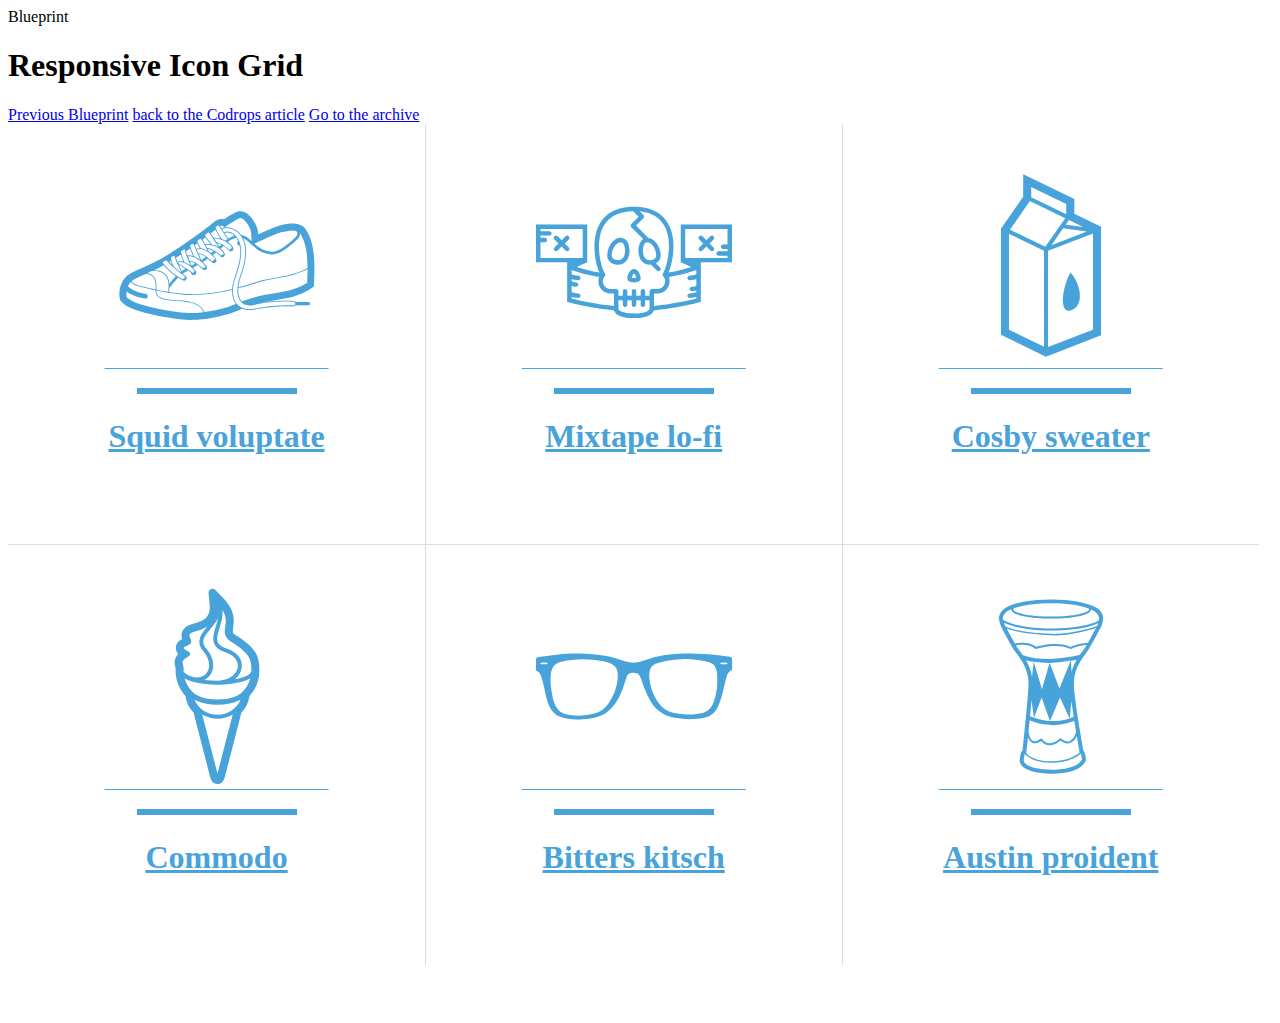
<file: content/ResponsiveIconGrid-master/index.html>
<!DOCTYPE html>
<html lang="en" class="no-js">
	<head>
		<meta charset="UTF-8" />
		<meta http-equiv="X-UA-Compatible" content="IE=edge,chrome=1"> 
		<meta name="viewport" content="width=device-width, initial-scale=1.0"> 
		<title>Blueprint: Responsive Icon Grid</title>
		<meta name="description" content="Blueprint: Responsive Icon Grid" />
		<meta name="keywords" content="icon grid, hover, responsive, portfolio, template" />
		<meta name="author" content="Codrops" />
		<link rel="shortcut icon" href="../favicon.ico">

		<link rel="stylesheet" type="text/css" href="css/component.css" />

	</head>
	<body>
		<div class="container">
			<header class="clearfix">
				<span>Blueprint <span class="bp-icon bp-icon-about" data-content="The Blueprints are a collection of basic and minimal website concepts, components, plugins and layouts with minimal style for easy adaption and usage, or simply for inspiration."></span></span>
				<h1>Responsive Icon Grid</h1>
				<nav>
					<a href="http://tympanus.net/Blueprints/ViewModeSwitch/" class="bp-icon bp-icon-prev" data-info="previous Blueprint"><span>Previous Blueprint</span></a>
					<!--a href="" class="bp-icon bp-icon-next" data-info="next Blueprint"><span>Next Blueprint</span></a-->
					<a href="http://tympanus.net/codrops/?p=15657" class="bp-icon bp-icon-drop" data-info="back to the Codrops article"><span>back to the Codrops article</span></a>
					<a href="http://tympanus.net/codrops/category/blueprints/" class="bp-icon bp-icon-archive" data-info="Blueprints archive"><span>Go to the archive</span></a>
				</nav>
			</header>	
			<div class="main">
				<ul class="cbp-ig-grid">
					<li>
						<a href="#">
							<span class="cbp-ig-icon cbp-ig-icon-shoe"></span>
							<h3 class="cbp-ig-title">Squid voluptate</h3>
							<span class="cbp-ig-category">Fashion</span>
						</a>
					</li>
					<li>
						<a href="#">
							<span class="cbp-ig-icon cbp-ig-icon-ribbon"></span>
							<h3 class="cbp-ig-title">Mixtape lo-fi</h3>
							<span class="cbp-ig-category">Design</span>
						</a>
					</li>
					<li>
						<a href="#">
							<span class="cbp-ig-icon cbp-ig-icon-milk"></span>
							<h3 class="cbp-ig-title">Cosby sweater</h3>
							<span class="cbp-ig-category">Lifestyle</span>
						</a>
					</li>
					<li>
						<a href="#">
							<span class="cbp-ig-icon cbp-ig-icon-whippy"></span>
							<h3 class="cbp-ig-title">Commodo</h3>
							<span class="cbp-ig-category">Food</span>
						</a>
					</li>
					<li>
						<a href="#">
							<span class="cbp-ig-icon cbp-ig-icon-spectacles"></span>
							<h3 class="cbp-ig-title">Bitters kitsch</h3>
							<span class="cbp-ig-category">Gadgets</span>
						</a>
					</li>
					<li>
						<a href="#">
							<span class="cbp-ig-icon cbp-ig-icon-doumbek"></span>
							<h3 class="cbp-ig-title">Austin proident</h3>
							<span class="cbp-ig-category">Music</span>
						</a>
					</li>
				</ul>
			</div>
		</div>
	</body>
</html>
</file>
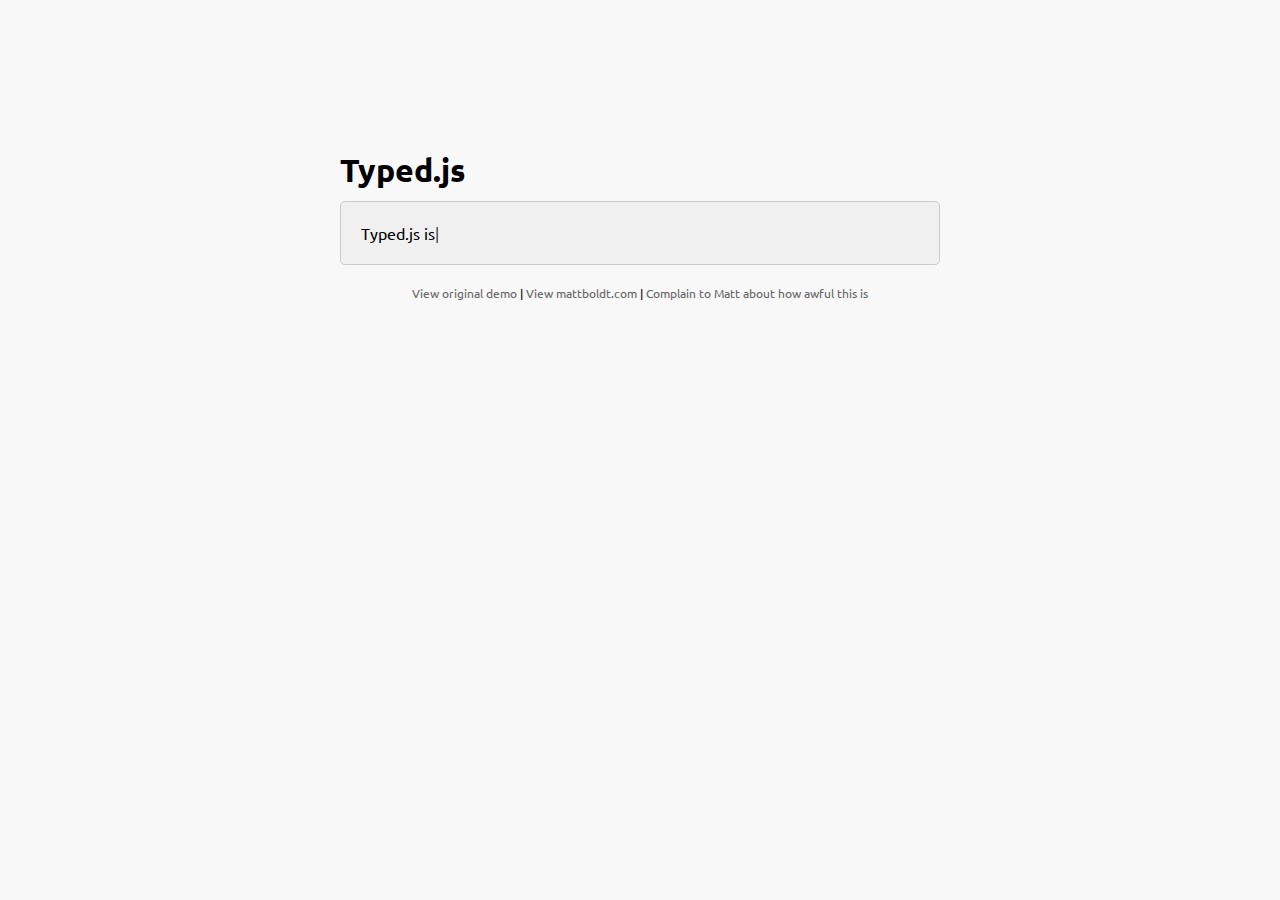
<file: js/typed.js-master/index.htm>
<!doctype html>
<html lang="en">
<head>
    <meta charset="UTF-8">
    <title>Typed.js - Type your heart out</title>
    <!-- Get jQuery -->
    <script src="http://ajax.googleapis.com/ajax/libs/jquery/1.9.1/jquery.min.js"></script>
    <script src="js/typed.js" type="text/javascript"></script>
    <script>
    $(function(){

        $("#typed").typed({
            // strings: ["Typed.js is a <strong>jQuery</strong> plugin.", "It <em>types</em> out sentences.", "And then deletes them.", "Try it out!"],
            stringsElement: $('#typed-strings'),
            typeSpeed: 30,
            backDelay: 500,
            loop: false,
            contentType: 'html', // or text
            // defaults to false for infinite loop
            loopCount: false,
            callback: function(){ foo(); },
            resetCallback: function() { newTyped(); }
        });

        $(".reset").click(function(){
            $("#typed").typed('reset');
        });

    });

    function newTyped(){ /* A new typed object */ }

    function foo(){ console.log("Callback"); }

    </script>
    <link href="main.css" rel="stylesheet"/>
    <style>
        /* code for animated blinking cursor */
        .typed-cursor{
            opacity: 1;
            font-weight: 100;
            -webkit-animation: blink 0.7s infinite;
            -moz-animation: blink 0.7s infinite;
            -ms-animation: blink 0.7s infinite;
            -o-animation: blink 0.7s infinite;
            animation: blink 0.7s infinite;
        }
        @-keyframes blink{
            0% { opacity:1; }
            50% { opacity:0; }
            100% { opacity:1; }
        }
        @-webkit-keyframes blink{
            0% { opacity:1; }
            50% { opacity:0; }
            100% { opacity:1; }
        }
        @-moz-keyframes blink{
            0% { opacity:1; }
            50% { opacity:0; }
            100% { opacity:1; }
        }
        @-ms-keyframes blink{
            0% { opacity:1; }
            50% { opacity:0; }
            100% { opacity:1; }
        }
        @-o-keyframes blink{
            0% { opacity:1; }
            50% { opacity:0; }
            100% { opacity:1; }
        }
    </style>
</head>
<body>

    <div class="wrap">
        <h1 class="h1">Typed.js</h1>

        <div class="type-wrap">
            <div id="typed-strings">
                <span>Typed.js is a <strong>jQuery</strong> plugin.</span>
                <p>It <em>types</em> out sentences.</p>
                <p>And then deletes them.</p>
                <p>Try it out!</p>
            </div>
            <span id="typed" style="white-space:pre;"></span>
        </div>

        <div class="links">
            <a href="http://www.mattboldt.com/demos/typed-js">View original demo</a> | <a href="http://www.mattboldt.com">View mattboldt.com</a> | <a href="http://www.twitter.com/atmattb">Complain to Matt about how awful this is</a>
        </div>
    </div>

</body>
</html>
</file>
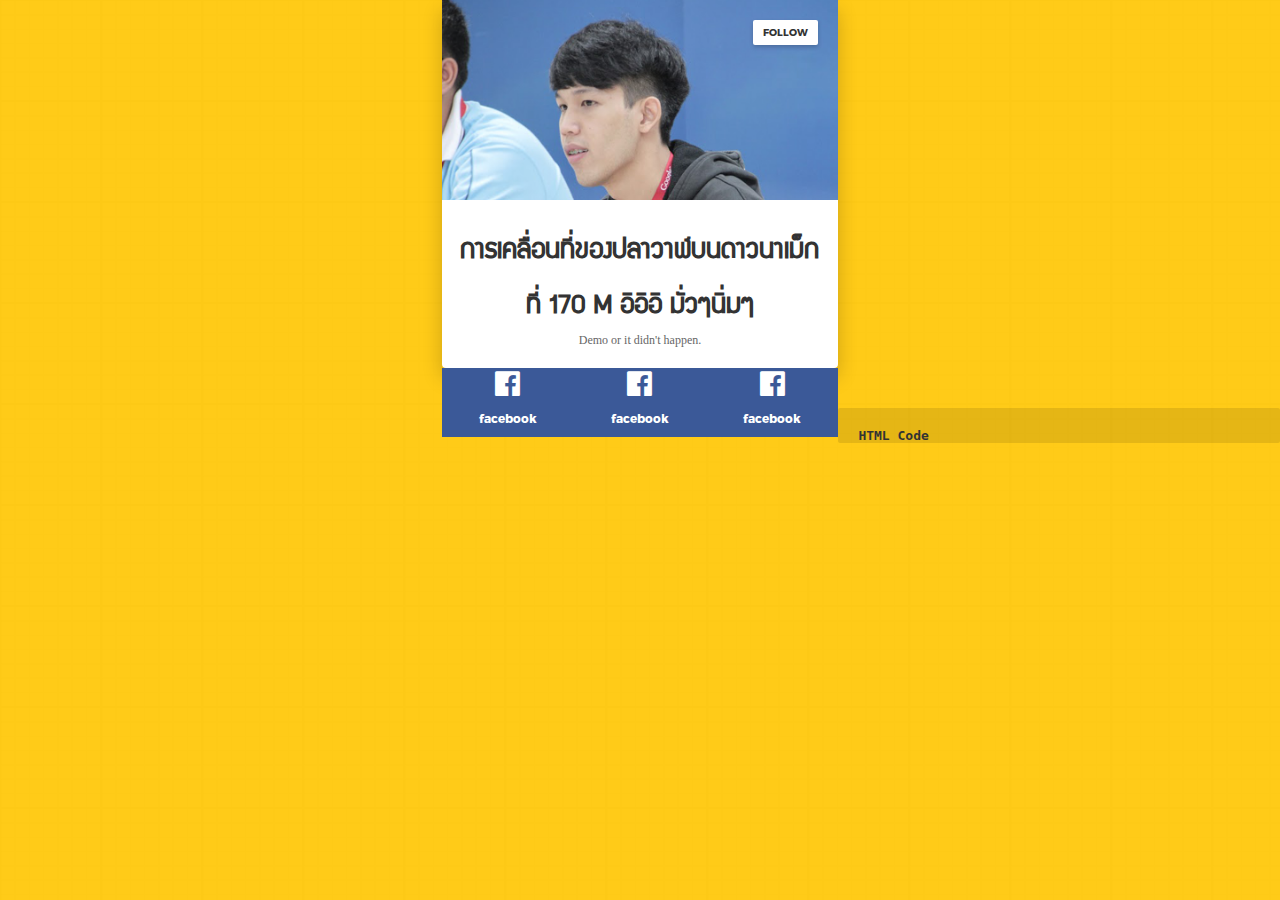
<file: card.html>
<!DOCTYPE html>
<html>
<head>
  <title></title>
  <script src ="js/jquery-3.1.1.min.js" type="text/javascript"></script>
  <script src="js/script.js" ></script>
  <script src="js/config.js" ></script>
  <link rel="stylesheet" href="css/card.css">
  <link rel="stylesheet" type="text/css" href="css/register.css">
  <link rel="stylesheet" href="css/fonts.css">
  <link rel="stylesheet" href="css/animate.css">
  <link rel="stylesheet" href="css/font-awesome.min.css">
  <link rel="stylesheet" href="css/font-awesome.css">

</head>



<body> 
<!-- Username-->

  <!-- User Card-->
  <div class="card">
    <!-- Header -->
    <div class="card-header">
      <div class="card-header__avatar">
        <img src="images/unknown-avatar.png" alt="">
      </div><a href="#" class="card-header__follow">Follow</a>
    </div>
    <!-- Content-->
    <div class="card-content">
      <div class="card-content__username">การเคลื่อนที่ของปลาวาฬบนดาวนาเม็กที่ 170 M อิอิอิ มั่วๆนิ่มๆ</div>
      <div class="card-content__bio">Demo or it didn't happen.</div>
    </div>
    <!-- Footer-->
    <div class="card-footer">
      <div class="card-footer__pens"> 
          <span>
      <i class="fa fa-facebook-official" aria-hidden="true"></i>
          </span>
        <div class="label">facebook</div>
      </div>
      <div class="card-footer__pens"> 
          <span>
      <i class="fa fa-facebook-official" aria-hidden="true"></i>
          </span>
        <div class="label">facebook</div>
      </div>
      <div class="card-footer__pens"> 
          <span>
      <i class="fa fa-facebook-official" aria-hidden="true"></i>
          </span>
        <div class="label">facebook</div>
      </div>
    </div>
  </div>

<pre class="code"></pre>

</body>
</html>
</file>
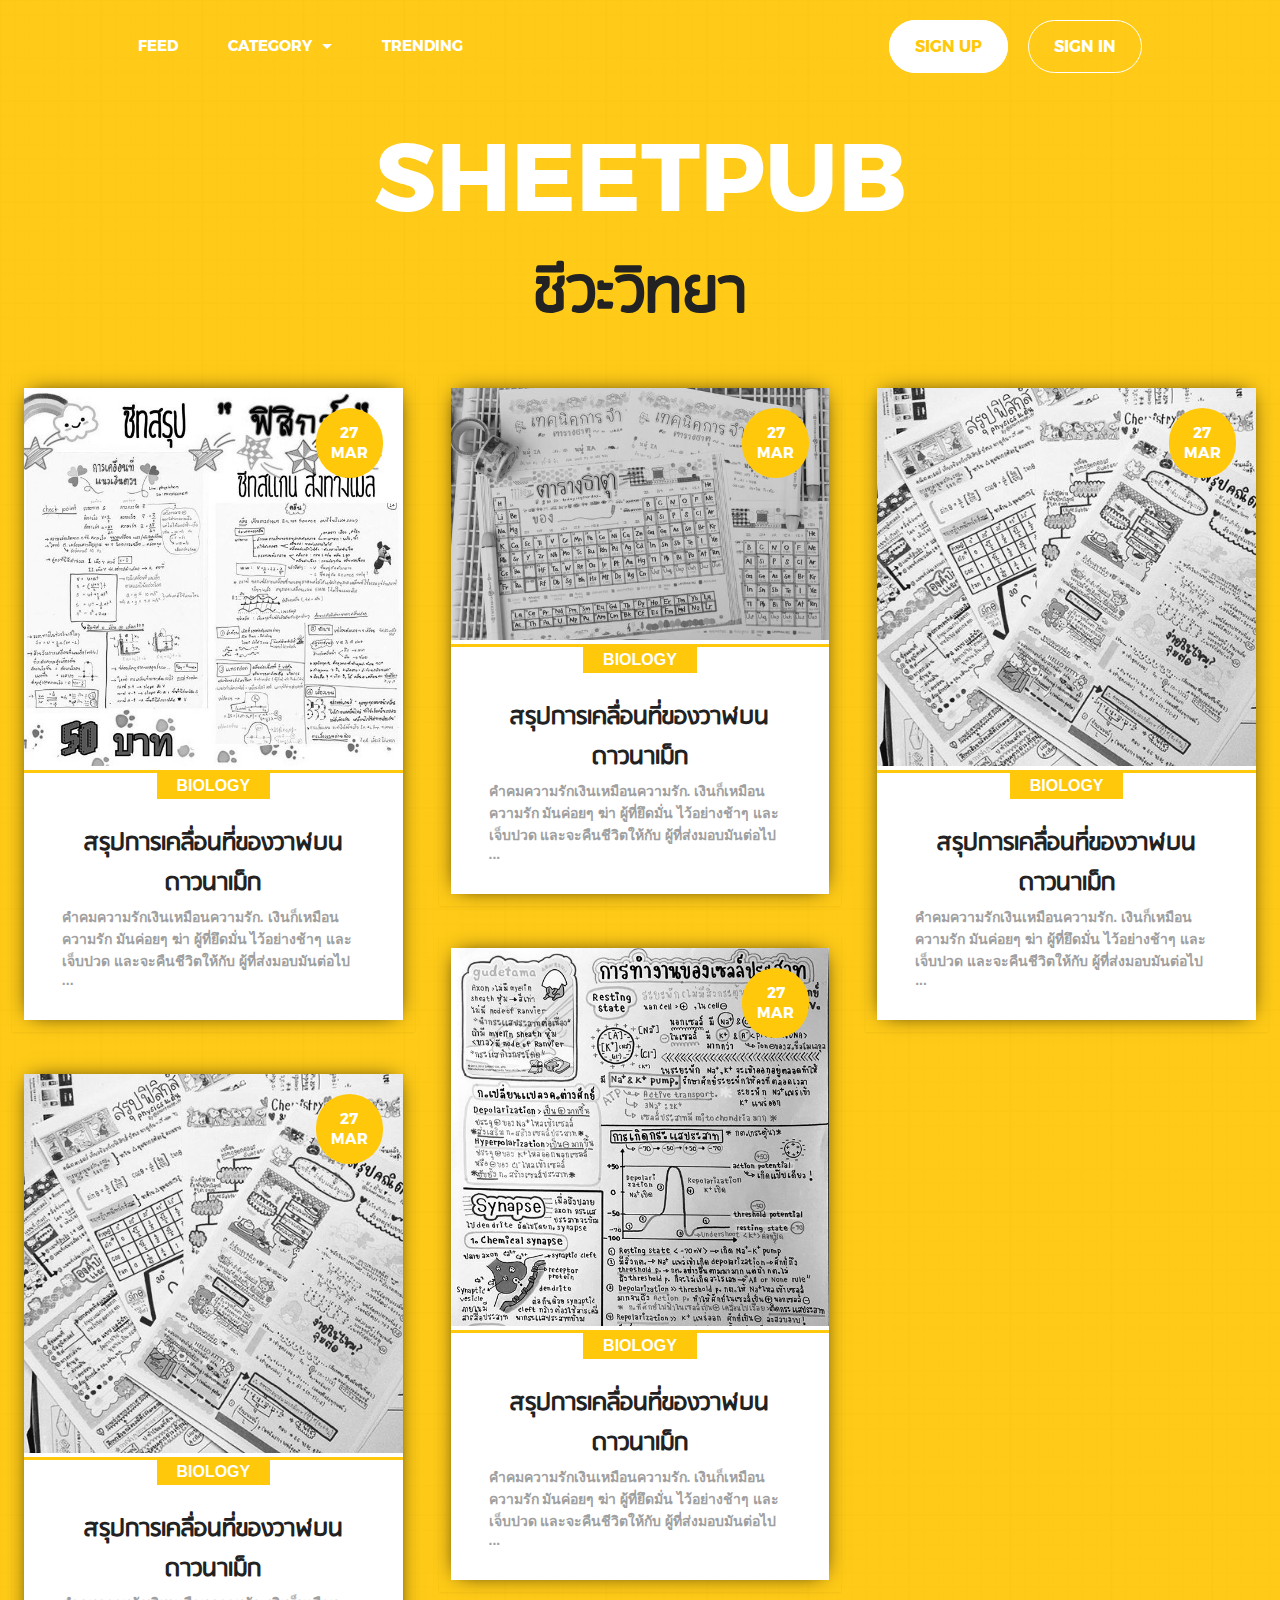
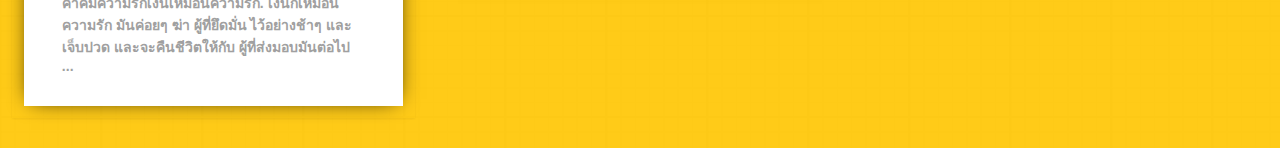
<file: category.html>
<!DOCTYPE html>
<html>
	<head>
		<meta charset="utf-8">
		<meta http-equiv="X-UA-Compatible" content="IE=edge">
		<title>Sheetpub</title>
		<link rel="stylesheet" href="css/feed.css">
		<link rel="stylesheet" href="css/fonts.css">
		<link rel="stylesheet" href="css/menu.css">
		<link rel="stylesheet" href="css/animate.css">
		<script src ="js/jquery-3.1.1.min.js" type="text/javascript"></script>
		<script src="js/script.js" ></script>
		<script src="js/config.js" ></script>
		<link rel="stylesheet" href="css/font-awesome.min.css">
		<link rel="stylesheet" href="css/font-awesome.css">
	</head>
	<body>
		<nav>
			<div id="header">
				<!-- Responsive Menu 1024 -->
				<div class="menu_respon">
					<div id="h-menu">
						<h1>
						<i class="fa fa-bars" aria-hidden="true"></i>
						</h1>
						<ul>
							<li><a href="">FEED</a></li>
							<li><a href="">CATEGORY</a></li>
							<li><a href="">TRENDING</a></li>
							<li><a href="">SIGN IN</a></li>
							<li><a href="">SIGN UP</a></li>
						</ul>
					</div>
				</div>
				<!-- End Responsive -->
				<!-- Main Menu -->
				<!-- Menu Left -->
				<div id="menu">
					<ul>
						<li><a href="">FEED</a></li>
						<li>
							<a href="#" class="category_menu">CATEGORY
								<div class="arrow-down">
								</div>
								<div class="arrow-up">
								</div>
							</a>
							<ul>
								<li>
									<a href="">ฟิสิกส์</a>
								</li>
								<li>
									<a href="">เคมี</a>
								</li>
								<li>
									<a href="">ชีวะวิทยา</a>
								</li>
								<li>
									<a href="">คณิตศาสตร์</a>
								</li>
								<li>
									<a href="">ภาษาอังกฤษ</a>
								</li>
								<li>
									<a href="">ภาษาไทย</a>
								</li>
								<li>
									<a href="">สังคมศึกษา</a>
								</li>
							</ul>
						</li>
						<li><a href="">TRENDING</a></li>
					</ul>
				</div>
				<!-- Menu Right -->
				<div class="menu_right">
					<ul>
						<li class="button_menu">
							<a href="">SIGN IN</a>
						</li>
						<li class="button_menu">
							<a href="" style="background-color:#fff; color:#ffc80a;">SIGN UP</a>
						</li>
					</ul>
				</div>
				<!-- End Main Menu -->
			</div>
		</nav>


		<div class="jquery-script-ads" style="margin:50px auto" align="center"><script type="text/javascript"><!--
					google_ad_client = "ca-pub-2783044520727903";
					/* jQuery_demo */
					google_ad_slot = "2780937993";
					google_ad_width = 728;
					google_ad_height = 90;
			//-->
			</script>
			<script type="text/javascript"
			src="http://pagead2.googlesyndication.com/pagead/show_ads.js">
		</script></div>
		<div class="content_header">
		<div class="logo ">
				<h1>
				SHEETPUB
				</h1>
				<h2>
					ชีวะวิทยา
				</h2>
				<!--
				<h2 class="animated bounce">มีชีตมากกว่า 1000+ ชีต ที่คุณจะได้ร่วมแบ่งปัน</h2>
				-->
			</div>
		</div>
		
		<div class="wall">
			<!-- CONTENT 1 -->
			<div class="wall-item">
				<div class="content">
					<!-- Date And Time -->
					<div class="date_time">
						<p>27</p>
						<p>MAR</p>
					</div>
					<!-- VOTE -->
					<div class="star_vote">
						<ul>
							<li><i class="fa fa-star" aria-hidden="true"></i></li>
							<li><i class="fa fa-star" aria-hidden="true"></i></li>
							<li><i class="fa fa-star" aria-hidden="true"></i></li>
							<li><i class="fa fa-star" aria-hidden="true"></i></li>
							<li><i class="fa fa-star" aria-hidden="true"></i></li>
						</ul>
					</div>
					<!-- END VOTE -->
					<!-- Thumbnail -->
					<a href="#">
						<div class="thumbnail-post">
							<img src="images/content/1.jpg">
						</div>
					</a>
					<!-- Descriotion -->
					<div class="description-post">
						<!-- Category -->
						<div class="cate-post">
							<h1>BIOLOGY</h1>
						</div>
						<!-- Title -->
						<div class="post-title">
							<a href="#">
								<h1>สรุปการเคลื่อนที่ของวาฬบนดาวนาเม็ก</h1>
							</a>
							<h2>คําคมความรักเงินเหมือนความรัก. เงินก็เหมือนความรัก มันค่อยๆ ฆ่า ผู้ที่ยึดมั่น ไว้อย่างช้าๆ และเจ็บปวด และจะคืนชีวิตให้กับ ผู้ที่ส่งมอบมันต่อไป ...</h2>
						</div>
						
					</div>
				</div>
			</div>
			<!-- CONTENT 1 -->
			<div class="wall-item">
				<div class="content">
					<!-- Date And Time -->
					<div class="date_time">
						<p>27</p>
						<p>MAR</p>
					</div>
					<!-- VOTE -->
					<div class="star_vote">
						<ul>
							<li><i class="fa fa-star" aria-hidden="true"></i></li>
							<li><i class="fa fa-star" aria-hidden="true"></i></li>
							<li><i class="fa fa-star" aria-hidden="true"></i></li>
							<li><i class="fa fa-star" aria-hidden="true"></i></li>
							<li><i class="fa fa-star" aria-hidden="true"></i></li>
						</ul>
					</div>
					<!-- END VOTE -->
					<!-- Thumbnail -->
					<a href="#">
						<div class="thumbnail-post">
							<img src="images/content/2.jpg">
						</div>
					</a>
					<!-- Descriotion -->
					<div class="description-post">
						<!-- Category -->
						<div class="cate-post">
							<h1>BIOLOGY</h1>
						</div>
						<!-- Title -->
						<div class="post-title">
							<a href="#">
								<h1>สรุปการเคลื่อนที่ของวาฬบนดาวนาเม็ก</h1>
							</a>
							<h2>คําคมความรักเงินเหมือนความรัก. เงินก็เหมือนความรัก มันค่อยๆ ฆ่า ผู้ที่ยึดมั่น ไว้อย่างช้าๆ และเจ็บปวด และจะคืนชีวิตให้กับ ผู้ที่ส่งมอบมันต่อไป ...</h2>
						</div>
						
					</div>
				</div>
			</div>
			<!-- CONTENT 1 -->
			<div class="wall-item">
				<div class="content">
					<!-- Date And Time -->
					<div class="date_time">
						<p>27</p>
						<p>MAR</p>
					</div>
					<!-- VOTE -->
					<div class="star_vote">
						<ul>
							<li><i class="fa fa-star" aria-hidden="true"></i></li>
							<li><i class="fa fa-star" aria-hidden="true"></i></li>
							<li><i class="fa fa-star" aria-hidden="true"></i></li>
							<li><i class="fa fa-star" aria-hidden="true"></i></li>
							<li><i class="fa fa-star" aria-hidden="true"></i></li>
						</ul>
					</div>
					<!-- END VOTE -->
					<!-- Thumbnail -->
					<a href="#">
						<div class="thumbnail-post">
							<img src="images/content/3.jpg">
						</div>
					</a>
					<!-- Descriotion -->
					<div class="description-post">
						<!-- Category -->
						<div class="cate-post">
							<h1>BIOLOGY</h1>
						</div>
						<!-- Title -->
						<div class="post-title">
							<a href="#">
								<h1>สรุปการเคลื่อนที่ของวาฬบนดาวนาเม็ก</h1>
							</a>
							<h2>คําคมความรักเงินเหมือนความรัก. เงินก็เหมือนความรัก มันค่อยๆ ฆ่า ผู้ที่ยึดมั่น ไว้อย่างช้าๆ และเจ็บปวด และจะคืนชีวิตให้กับ ผู้ที่ส่งมอบมันต่อไป ...</h2>
						</div>
						
					</div>
				</div>
			</div>
			<!-- CONTENT 1 -->
			<div class="wall-item">
				<div class="content">
					<!-- Date And Time -->
					<div class="date_time">
						<p>27</p>
						<p>MAR</p>
					</div>
					<!-- VOTE -->
					<div class="star_vote">
						<ul>
							<li><i class="fa fa-star" aria-hidden="true"></i></li>
							<li><i class="fa fa-star" aria-hidden="true"></i></li>
							<li><i class="fa fa-star" aria-hidden="true"></i></li>
							<li><i class="fa fa-star" aria-hidden="true"></i></li>
							<li><i class="fa fa-star" aria-hidden="true"></i></li>
						</ul>
					</div>
					<!-- END VOTE -->
					<!-- Thumbnail -->
					<a href="#">
						<div class="thumbnail-post">
							<img src="images/content/3.jpg">
						</div>
					</a>
					<!-- Descriotion -->
					<div class="description-post">
						<!-- Category -->
						<div class="cate-post">
							<h1>BIOLOGY</h1>
						</div>
						<!-- Title -->
						<div class="post-title">
							<a href="#">
								<h1>สรุปการเคลื่อนที่ของวาฬบนดาวนาเม็ก</h1>
							</a>
							<h2>คําคมความรักเงินเหมือนความรัก. เงินก็เหมือนความรัก มันค่อยๆ ฆ่า ผู้ที่ยึดมั่น ไว้อย่างช้าๆ และเจ็บปวด และจะคืนชีวิตให้กับ ผู้ที่ส่งมอบมันต่อไป ...</h2>
						</div>
						
					</div>
				</div>
			</div>
			<!-- CONTENT 1 -->
			<div class="wall-item">
				<div class="content">
					<!-- Date And Time -->
					<div class="date_time">
						<p>27</p>
						<p>MAR</p>
					</div>
					<!-- VOTE -->
					<div class="star_vote">
						<ul>
							<li><i class="fa fa-star" aria-hidden="true"></i></li>
							<li><i class="fa fa-star" aria-hidden="true"></i></li>
							<li><i class="fa fa-star" aria-hidden="true"></i></li>
							<li><i class="fa fa-star" aria-hidden="true"></i></li>
							<li><i class="fa fa-star" aria-hidden="true"></i></li>
						</ul>
					</div>
					<!-- END VOTE -->
					<!-- Thumbnail -->
					<a href="#">
						<div class="thumbnail-post">
							<img src="images/content/4.jpg">
						</div>
					</a>
					<!-- Descriotion -->
					<div class="description-post">
						<!-- Category -->
						<div class="cate-post">
							<h1>BIOLOGY</h1>
						</div>
						<!-- Title -->
						<div class="post-title">
							<a href="#">
								<h1>สรุปการเคลื่อนที่ของวาฬบนดาวนาเม็ก</h1>
							</a>
							<h2>คําคมความรักเงินเหมือนความรัก. เงินก็เหมือนความรัก มันค่อยๆ ฆ่า ผู้ที่ยึดมั่น ไว้อย่างช้าๆ และเจ็บปวด และจะคืนชีวิตให้กับ ผู้ที่ส่งมอบมันต่อไป ...</h2>
						</div>
						
					</div>
				</div>
			</div>
			
		</div>
		<script src="http://code.jquery.com/jquery-2.1.4.min.js"></script>
		<script src="js/jaliswall.js"></script>
		<script>
		$('.wall').jaliswall({item:'.wall-item'});
		</script>
	</body>
</html>
</file>
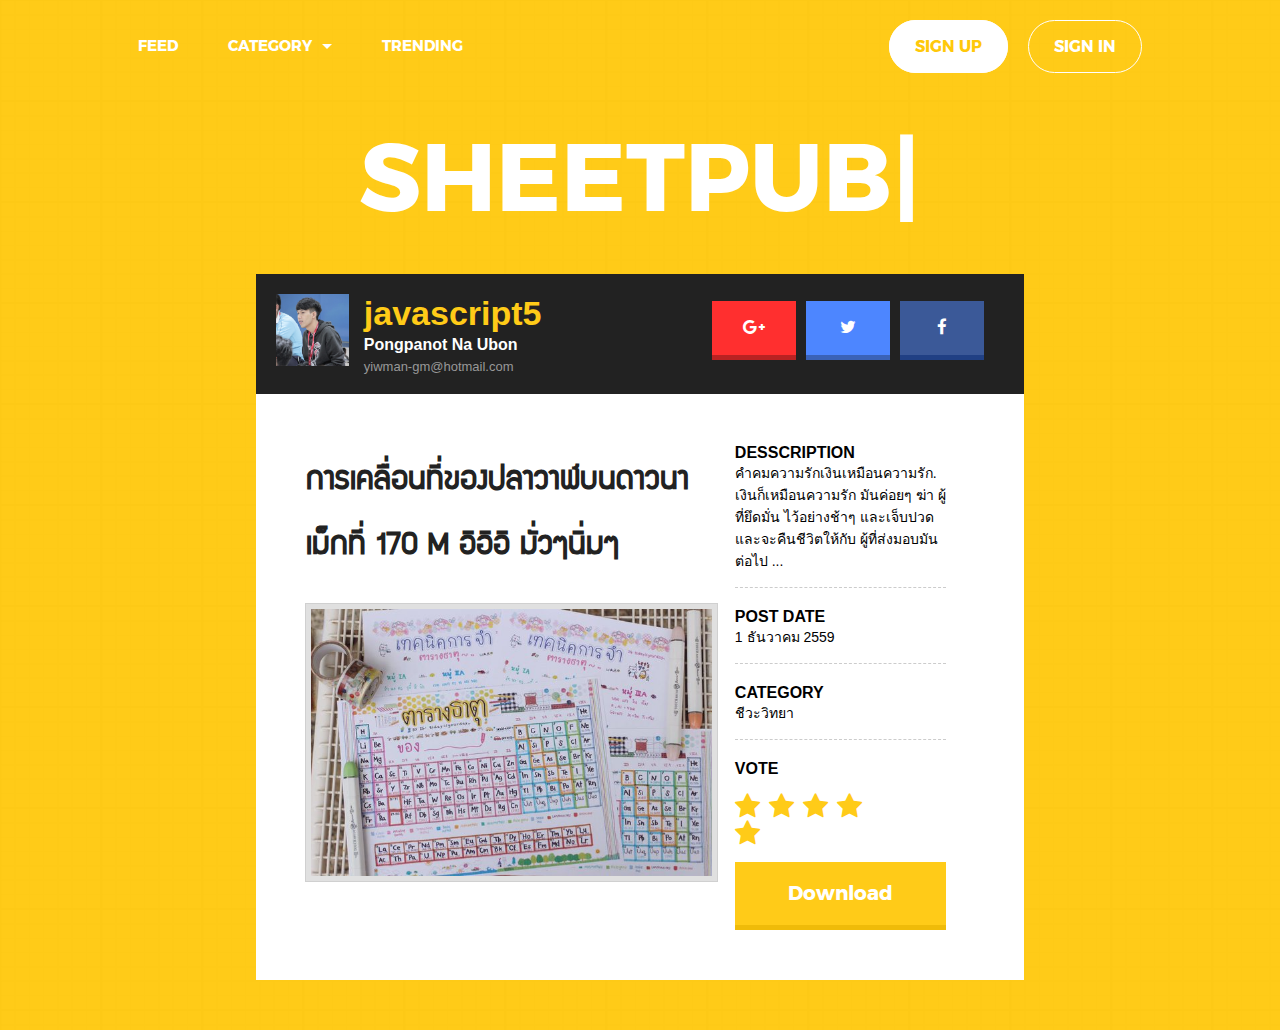
<file: content.html>
<!DOCTYPE html>
<html>
	<head>
		<title></title>
		<script src ="js/jquery-3.1.1.min.js" type="text/javascript"></script>
		<script src="js/script.js" ></script>
		<script src="js/config.js" ></script>
		<link rel="stylesheet" href="css/menu.css">
		<link rel="stylesheet" type="text/css" href="css/content.css">
		<link rel="stylesheet" href="css/fonts.css">
		<link rel="stylesheet" href="css/animate.css">
		<link rel="stylesheet" href="css/font-awesome.min.css">
		<link rel="stylesheet" href="css/font-awesome.css">
	</head>
	<body>
		<nav>
			<div id="header">
				<!-- Responsive Menu 1024 -->
				<div class="menu_respon">
					<div id="h-menu">
						<h1>
						<i class="fa fa-bars" aria-hidden="true"></i>
						</h1>
						<ul>
							<li><a href="">FEED</a></li>
							<li><a href="">CATEGORY</a></li>
							<li><a href="">TRENDING</a></li>
							<li><a href="">SIGN IN</a></li>
							<li><a href="">SIGN UP</a></li>
						</ul>
					</div>
				</div>
				<!-- End Responsive -->
				<!-- Main Menu -->
				<!-- Menu Left -->
				<div id="menu">
					<ul>
						<li><a href="">FEED</a></li>
						<li>
							<a href="#" class="category_menu">CATEGORY
								<div class="arrow-down">
								</div>
								<div class="arrow-up">
								</div>
							</a>
							<ul>
								<li>
									<a href="">ฟิสิกส์</a>
								</li>
								<li>
									<a href="">เคมี</a>
								</li>
								<li>
									<a href="">ชีวะวิทยา</a>
								</li>
								<li>
									<a href="">คณิตศาสตร์</a>
								</li>
								<li>
									<a href="">ภาษาอังกฤษ</a>
								</li>
								<li>
									<a href="">ภาษาไทย</a>
								</li>
								<li>
									<a href="">สังคมศึกษา</a>
								</li>
							</ul>
						</li>
						<li><a href="">TRENDING</a></li>
					</ul>
				</div>
				<!-- Menu Right -->
				<div class="menu_right">
					<ul>
						<li class="button_menu">
							<a href="">SIGN IN</a>
						</li>
						<li class="button_menu">
							<a href="" style="background-color:#fff; color:#ffc80a;">SIGN UP</a>
						</li>
					</ul>
				</div>
				<!-- End Main Menu -->
			</div>
		</nav>
		
		<div class="content">
			<div class="logo ">
				<h1>
				<script src="js/typed.js"></script>
				<script>
				$(function(){
				$(".element").typed({
				strings: ["SHEETPUB^1000"],
				typeSpeed: 2,
				});
				});
				</script>
				<span class="element"></span>
				</h1>
				<!--
				<h2 class="animated bounce">มีชีตมากกว่า 1000+ ชีต ที่คุณจะได้ร่วมแบ่งปัน</h2>
				-->
			</div>
			<div class="tab1">
				<ul>
					<li>
						<div class="aboutme">
							<div class="avatar">
								<img src="images/unknown-avatar.png" alt="">
							</div>
							<div class="user_email">
								<h1>javascript5</h1>
								<h2>Pongpanot Na Ubon</h2>
								<p>yiwman-gm@hotmail.com</p>
							</div>
						</div>
					</li>
					<li>
						<div class="social-share">
							<div class="facebook">
								<a href="">
									<i class="fa fa-facebook" aria-hidden="true"></i>
								</a>
							</div>
							<div class="twitter">
								<a href="">
									<i class="fa fa-twitter" aria-hidden="true"></i>
								</a>
							</div>
							<div class="google-plus">
								<a href="">
									<i class="fa fa-google-plus" aria-hidden="true"></i>
								</a>
							</div>
						</div>
					</li>
				</ul>
			</div>
			<div class="in-content">
				<div class="content_left">
					<div class="title">
						<a href="#">
							<h1>
							การเคลื่อนที่ของปลาวาฬบนดาวนาเม็กที่ 170 M อิอิอิ มั่วๆนิ่มๆ
							</h1>
						</a>
						
					</div>
					<div class="thumbnail">
						<img src="images/content/2.jpg" alt="">
					</div>
				</div>
				
				<div class="content_right">
					<ul>
						<li style="border-bottom: 1px dashed #ccc; padding-bottom: 15px;">
							<p>
								DESSCRIPTION
							</p>
							<span>
								คําคมความรักเงินเหมือนความรัก. เงินก็เหมือนความรัก มันค่อยๆ ฆ่า ผู้ที่ยึดมั่น ไว้อย่างช้าๆ และเจ็บปวด และจะคืนชีวิตให้กับ ผู้ที่ส่งมอบมันต่อไป ...
							</span>
						</li>
						<li style="border-bottom: 1px dashed #ccc; padding-bottom: 15px;">
							<p>
								POST DATE
							</p>
							<span>
								1 ธันวาคม 2559
							</span>
						</li>
						<li style="border-bottom: 1px dashed #ccc; padding-bottom: 15px;">
							<p>
								CATEGORY
							</p>
							<span>
								ชีวะวิทยา
							</span>
						</li>
						<li>
							<p>
								VOTE
							</p>
							<div class="star_vote">
								<div>
									<i class="fa fa-star" aria-hidden="true"></i>
								</div>
								<div>
									<i class="fa fa-star" aria-hidden="true"></i>
								</div>
								<div>
									<i class="fa fa-star" aria-hidden="true"></i>
								</div>
								<div>
									<i class="fa fa-star" aria-hidden="true"></i>
								</div>
								<div>
									<i class="fa fa-star" aria-hidden="true"></i>
								</div>
							</div>
						</li>
						<li>
							<a href="" style="float: left;width: 100%;">
								<h1 style="text-align: center;background-color: #ffcb18;border-bottom: 5px solid #efbb09; font-family: 'Monster';">Download</h1>
							</a>
						</li>
					</ul>
				</div>
			</div>
		</div>
		<!--
		<div class="bg_login_page">
		</div>
		-->
	</body>
</html>
</file>
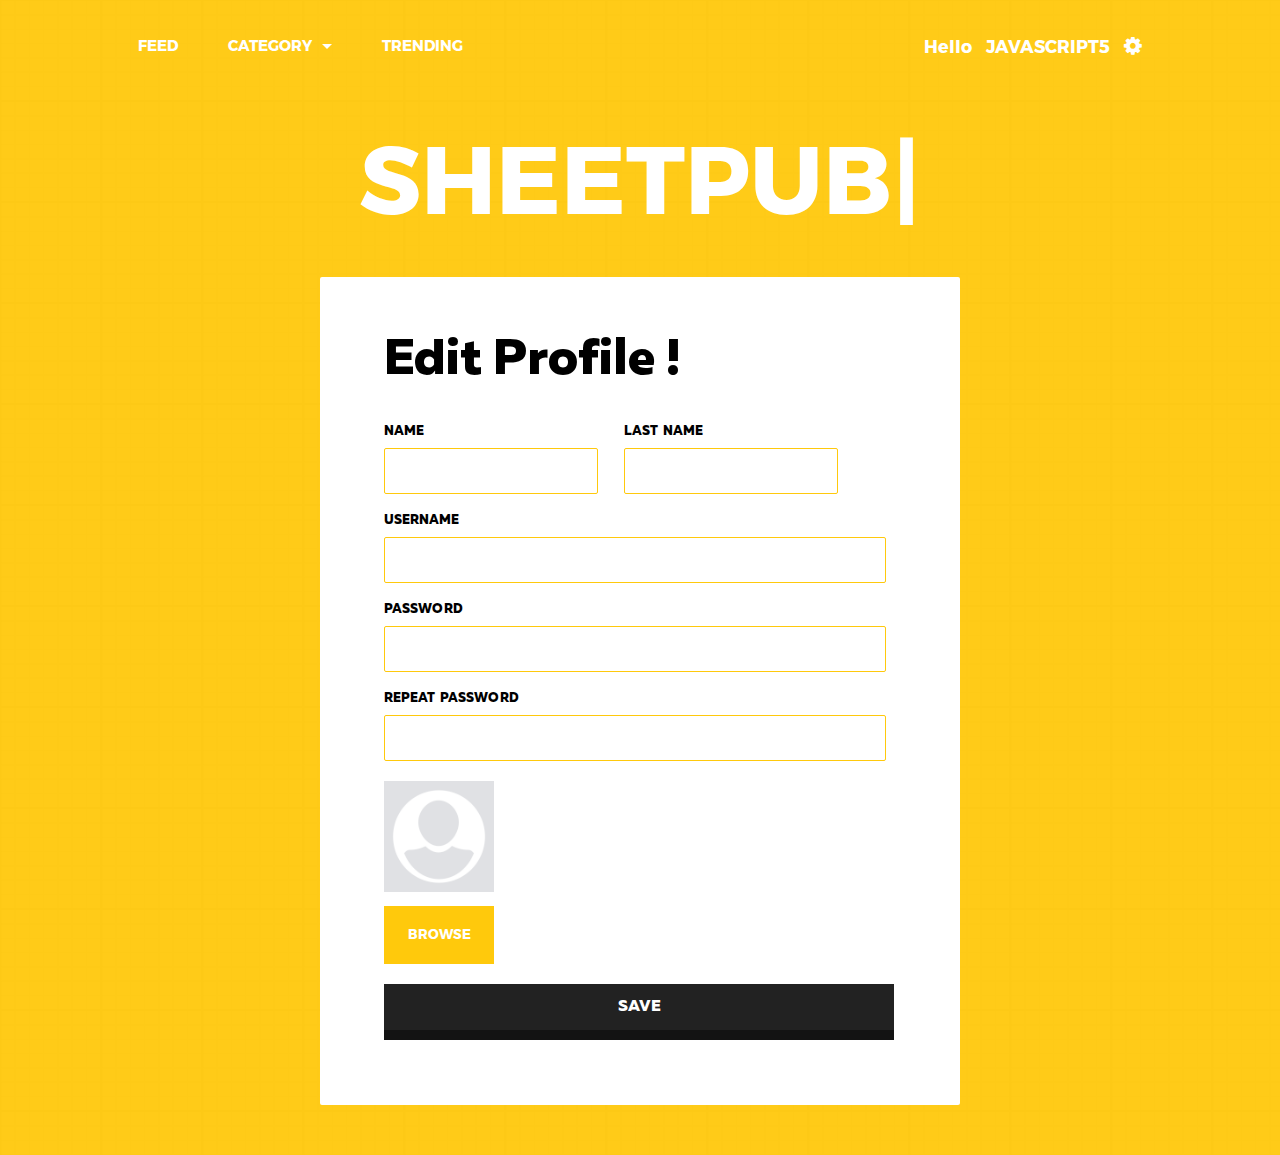
<file: edit-profile.html>
<!DOCTYPE html>
<html>
	<head>
		<title></title>
		<script src ="js/jquery-3.1.1.min.js" type="text/javascript"></script>
		<script src="js/script.js" ></script>
		<script src="js/config.js" ></script>
		<link rel="stylesheet" href="css/menu.css">
		<link rel="stylesheet" type="text/css" href="css/edit-profile.css">
		<link rel="stylesheet" href="css/fonts.css">
		<link rel="stylesheet" href="css/animate.css">
		<link rel="stylesheet" href="css/font-awesome.min.css">
		<link rel="stylesheet" href="css/font-awesome.css">
	</head>
	<body>
		<nav>
			<div id="header">
				<!-- Responsive Menu 1024 -->
				<div class="menu_respon">
					<div id="h-menu">
						<h1>
						<i class="fa fa-bars" aria-hidden="true"></i>
						</h1>
						<ul>
							<li><a href="">FEED</a></li>
							<li><a href="">CATEGORY</a></li>
							<li><a href="">TRENDING</a></li>
							<li><a href="">NEW POST</a></li>
							<li><a href="">PROFILE</a></li>
							<li><a href="">LOGOUT</a></li>
						</ul>
					</div>
				</div>
				<!-- End Responsive -->
				<!-- Main Menu -->
				<!-- Menu Left -->
				<div id="menu">
					<ul>
						<li><a href="">FEED</a></li>
						<li>
							<a href="#" class="category_menu">CATEGORY
								<div class="arrow-down">
								</div>
								<div class="arrow-up">
								</div>
							</a>
							<ul>
								<li>
									<a href="">ฟิสิกส์</a>
								</li>
								<li>
									<a href="">เคมี</a>
								</li>
								<li>
									<a href="">ชีวะวิทยา</a>
								</li>
								<li>
									<a href="">คณิตศาสตร์</a>
								</li>
								<li>
									<a href="">ภาษาอังกฤษ</a>
								</li>
								<li>
									<a href="">ภาษาไทย</a>
								</li>
								<li>
									<a href="">สังคมศึกษา</a>
								</li>
							</ul>
						</li>
						<li><a href="">TRENDING</a></li>
					</ul>
				</div>
				<!-- Menu Right -->
				<div class="menu_right">
					<ul>
						<li class="profile_menu">
							<span>Hello</span>
							<a href="">
								JAVASCRIPT5
							</a>
							<button type="button" href="" aria-expanded="true">
							<i class="fa fa-cog" aria-hidden="true"></i>
							</button>
						</li>
						<li class="menudrop_user">
							<ul>
								<li>
									<a href="">NEW POST</a>
								</li>
								<li>
									<a href="">PROFILE</a>
								</li>
								<li>
									<a href="">LOGOUT</a>
								</li>
							</ul>
						</li>
					</ul>
				</div>
				<!-- End Main Menu -->
			</div>
		</nav>
		<div id="login">
			<div class="register_box">
				<div class="logo ">
					<h1>
					<script src="js/typed.js"></script>
					<script>
					$(function(){
					$(".element").typed({
					strings: ["SHEETPUB^1000"],
					typeSpeed: 2,
					});
					});
					</script>
					<span class="element"></span>
					</h1>
				</div>
				<div class="bgregister">
					
					<div class="register animated bounceInUp">
						<ul>
							<li>
								<h1>Edit Profile !</h1>
							</li>
							<li>
								<div class="namel_regis">
									<h2>NAME</h2>
									<input type="text">
								</div>
								<div class="namel_regis">
									<h2>LAST NAME</h2>
									<input type="text">
								</div>
							</li>
							<li>
								<h2>USERNAME</h2>
								<input class="text_input" type="text">
							</li>
							<li>
								<h2>PASSWORD</h2>
								<input class="text_input" type="password">
							</li>
							<li>
								<h2>REPEAT PASSWORD</h2>
								<input class="text_input" type="password">
							</li>
							<li>
								<div class="img_avatar">
									<img src="images/avatar.png" alt="">
									<div class="button_uploadavatar">
										<button type="button">BROWSE</button>
									</div>
								</div>
							</li>
							<li>
								<a href="#" class="signup_login">SAVE</a>
							</li>
						</ul>
					</div>
				</div>
				
			</div>
		</div>
		<!--
		<div class="bg_login_page">
		</div>
		-->
	</body>
</html>
</file>
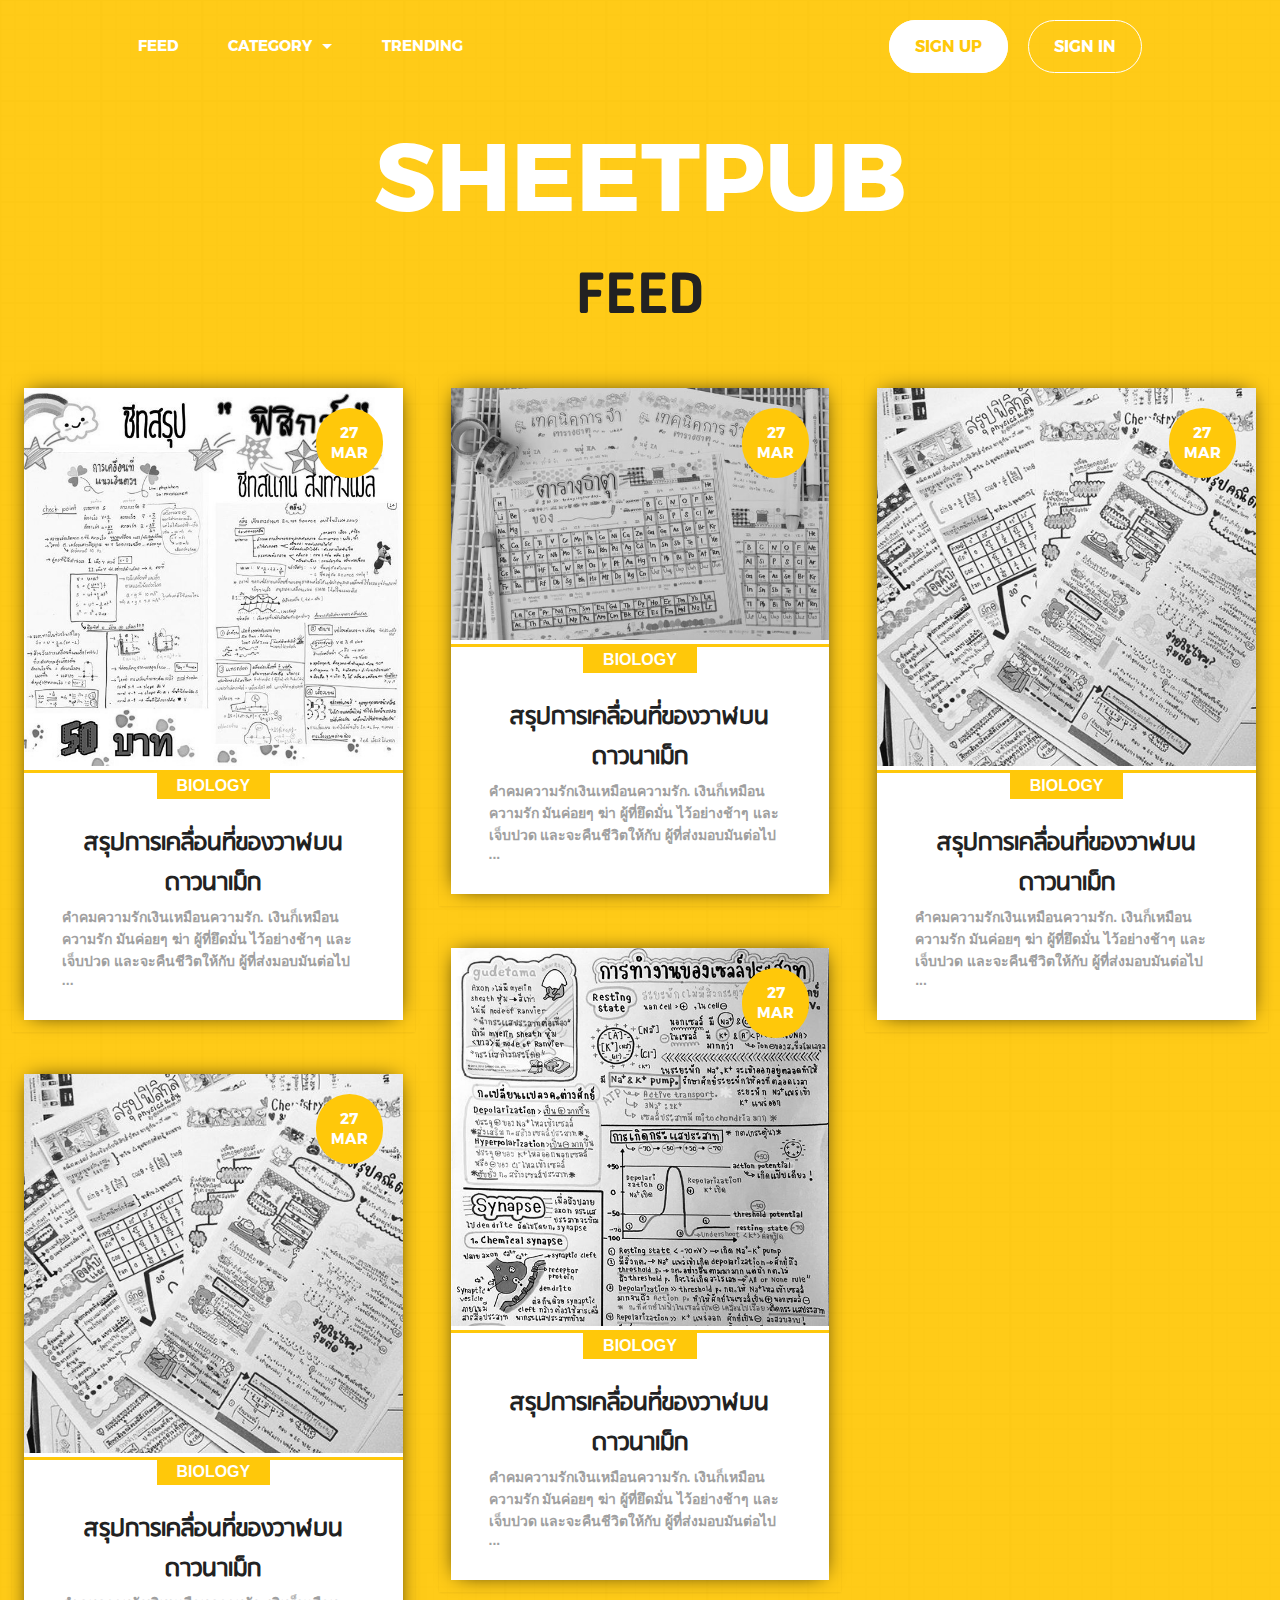
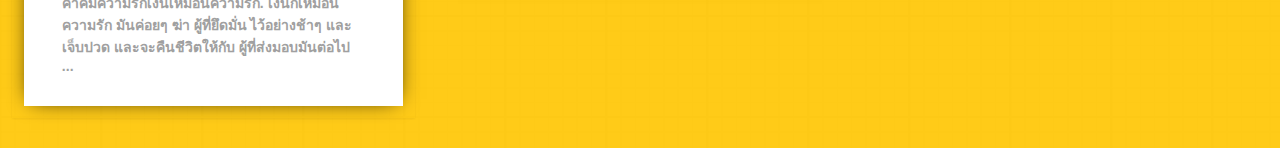
<file: feed.html>
<!DOCTYPE html>
<html>
	<head>
		<meta charset="utf-8">
		<meta http-equiv="X-UA-Compatible" content="IE=edge">
		<title>Sheetpub</title>
		<link rel="stylesheet" href="css/feed.css">
		<link rel="stylesheet" href="css/fonts.css">
		<link rel="stylesheet" href="css/menu.css">
		<link rel="stylesheet" href="css/animate.css">
		<script src ="js/jquery-3.1.1.min.js" type="text/javascript"></script>
		<script src="js/script.js" ></script>
		<script src="js/config.js" ></script>
		<link rel="stylesheet" href="css/font-awesome.min.css">
		<link rel="stylesheet" href="css/font-awesome.css">
	</head>
	<body>
		<nav>
			<div id="header">
				<!-- Responsive Menu 1024 -->
				<div class="menu_respon">
					<div id="h-menu">
						<h1>
						<i class="fa fa-bars" aria-hidden="true"></i>
						</h1>
						<ul>
							<li><a href="">FEED</a></li>
							<li><a href="">CATEGORY</a></li>
							<li><a href="">TRENDING</a></li>
							<li><a href="">SIGN IN</a></li>
							<li><a href="">SIGN UP</a></li>
						</ul>
					</div>
				</div>
				<!-- End Responsive -->
				<!-- Main Menu -->
				<!-- Menu Left -->
				<div id="menu">
					<ul>
						<li><a href="">FEED</a></li>
						<li>
							<a href="#" class="category_menu">CATEGORY
								<div class="arrow-down">
								</div>
								<div class="arrow-up">
								</div>
							</a>
							<ul>
								<li>
									<a href="">ฟิสิกส์</a>
								</li>
								<li>
									<a href="">เคมี</a>
								</li>
								<li>
									<a href="">ชีวะวิทยา</a>
								</li>
								<li>
									<a href="">คณิตศาสตร์</a>
								</li>
								<li>
									<a href="">ภาษาอังกฤษ</a>
								</li>
								<li>
									<a href="">ภาษาไทย</a>
								</li>
								<li>
									<a href="">สังคมศึกษา</a>
								</li>
							</ul>
						</li>
						<li><a href="">TRENDING</a></li>
					</ul>
				</div>
				<!-- Menu Right -->
				<div class="menu_right">
					<ul>
						<li class="button_menu">
							<a href="">SIGN IN</a>
						</li>
						<li class="button_menu">
							<a href="" style="background-color:#fff; color:#ffc80a;">SIGN UP</a>
						</li>
					</ul>
				</div>
				<!-- End Main Menu -->
			</div>
		</nav>


		<div class="jquery-script-ads" style="margin:50px auto" align="center"><script type="text/javascript"><!--
					google_ad_client = "ca-pub-2783044520727903";
					/* jQuery_demo */
					google_ad_slot = "2780937993";
					google_ad_width = 728;
					google_ad_height = 90;
			//-->
			</script>
			<script type="text/javascript"
			src="http://pagead2.googlesyndication.com/pagead/show_ads.js">
		</script></div>
		<div class="content_header">
		<div class="logo ">
				<h1>
				SHEETPUB
				</h1>
				<h2>
					FEED
				</h2>
				<!--
				<h2 class="animated bounce">มีชีตมากกว่า 1000+ ชีต ที่คุณจะได้ร่วมแบ่งปัน</h2>
				-->
			</div>
		</div>
		
		<div class="wall">
			<!-- CONTENT 1 -->
			<div class="wall-item">
				<div class="content">
					<!-- Date And Time -->
					<div class="date_time">
						<p>27</p>
						<p>MAR</p>
					</div>
					<!-- VOTE -->
					<div class="star_vote">
						<ul>
							<li><i class="fa fa-star" aria-hidden="true"></i></li>
							<li><i class="fa fa-star" aria-hidden="true"></i></li>
							<li><i class="fa fa-star" aria-hidden="true"></i></li>
							<li><i class="fa fa-star" aria-hidden="true"></i></li>
							<li><i class="fa fa-star" aria-hidden="true"></i></li>
						</ul>
					</div>
					<!-- END VOTE -->
					<!-- Thumbnail -->
					<a href="#">
						<div class="thumbnail-post">
							<img src="images/content/1.jpg">
						</div>
					</a>
					<!-- Descriotion -->
					<div class="description-post">
						<!-- Category -->
						<div class="cate-post">
							<h1>BIOLOGY</h1>
						</div>
						<!-- Title -->
						<div class="post-title">
							<a href="#">
								<h1>สรุปการเคลื่อนที่ของวาฬบนดาวนาเม็ก</h1>
							</a>
							<h2>คําคมความรักเงินเหมือนความรัก. เงินก็เหมือนความรัก มันค่อยๆ ฆ่า ผู้ที่ยึดมั่น ไว้อย่างช้าๆ และเจ็บปวด และจะคืนชีวิตให้กับ ผู้ที่ส่งมอบมันต่อไป ...</h2>
						</div>
						
					</div>
				</div>
			</div>
			<!-- CONTENT 1 -->
			<div class="wall-item">
				<div class="content">
					<!-- Date And Time -->
					<div class="date_time">
						<p>27</p>
						<p>MAR</p>
					</div>
					<!-- VOTE -->
					<div class="star_vote">
						<ul>
							<li><i class="fa fa-star" aria-hidden="true"></i></li>
							<li><i class="fa fa-star" aria-hidden="true"></i></li>
							<li><i class="fa fa-star" aria-hidden="true"></i></li>
							<li><i class="fa fa-star" aria-hidden="true"></i></li>
							<li><i class="fa fa-star" aria-hidden="true"></i></li>
						</ul>
					</div>
					<!-- END VOTE -->
					<!-- Thumbnail -->
					<a href="#">
						<div class="thumbnail-post">
							<img src="images/content/2.jpg">
						</div>
					</a>
					<!-- Descriotion -->
					<div class="description-post">
						<!-- Category -->
						<div class="cate-post">
							<h1>BIOLOGY</h1>
						</div>
						<!-- Title -->
						<div class="post-title">
							<a href="#">
								<h1>สรุปการเคลื่อนที่ของวาฬบนดาวนาเม็ก</h1>
							</a>
							<h2>คําคมความรักเงินเหมือนความรัก. เงินก็เหมือนความรัก มันค่อยๆ ฆ่า ผู้ที่ยึดมั่น ไว้อย่างช้าๆ และเจ็บปวด และจะคืนชีวิตให้กับ ผู้ที่ส่งมอบมันต่อไป ...</h2>
						</div>
						
					</div>
				</div>
			</div>
			<!-- CONTENT 1 -->
			<div class="wall-item">
				<div class="content">
					<!-- Date And Time -->
					<div class="date_time">
						<p>27</p>
						<p>MAR</p>
					</div>
					<!-- VOTE -->
					<div class="star_vote">
						<ul>
							<li><i class="fa fa-star" aria-hidden="true"></i></li>
							<li><i class="fa fa-star" aria-hidden="true"></i></li>
							<li><i class="fa fa-star" aria-hidden="true"></i></li>
							<li><i class="fa fa-star" aria-hidden="true"></i></li>
							<li><i class="fa fa-star" aria-hidden="true"></i></li>
						</ul>
					</div>
					<!-- END VOTE -->
					<!-- Thumbnail -->
					<a href="#">
						<div class="thumbnail-post">
							<img src="images/content/3.jpg">
						</div>
					</a>
					<!-- Descriotion -->
					<div class="description-post">
						<!-- Category -->
						<div class="cate-post">
							<h1>BIOLOGY</h1>
						</div>
						<!-- Title -->
						<div class="post-title">
							<a href="#">
								<h1>สรุปการเคลื่อนที่ของวาฬบนดาวนาเม็ก</h1>
							</a>
							<h2>คําคมความรักเงินเหมือนความรัก. เงินก็เหมือนความรัก มันค่อยๆ ฆ่า ผู้ที่ยึดมั่น ไว้อย่างช้าๆ และเจ็บปวด และจะคืนชีวิตให้กับ ผู้ที่ส่งมอบมันต่อไป ...</h2>
						</div>
						
					</div>
				</div>
			</div>
			<!-- CONTENT 1 -->
			<div class="wall-item">
				<div class="content">
					<!-- Date And Time -->
					<div class="date_time">
						<p>27</p>
						<p>MAR</p>
					</div>
					<!-- VOTE -->
					<div class="star_vote">
						<ul>
							<li><i class="fa fa-star" aria-hidden="true"></i></li>
							<li><i class="fa fa-star" aria-hidden="true"></i></li>
							<li><i class="fa fa-star" aria-hidden="true"></i></li>
							<li><i class="fa fa-star" aria-hidden="true"></i></li>
							<li><i class="fa fa-star" aria-hidden="true"></i></li>
						</ul>
					</div>
					<!-- END VOTE -->
					<!-- Thumbnail -->
					<a href="#">
						<div class="thumbnail-post">
							<img src="images/content/3.jpg">
						</div>
					</a>
					<!-- Descriotion -->
					<div class="description-post">
						<!-- Category -->
						<div class="cate-post">
							<h1>BIOLOGY</h1>
						</div>
						<!-- Title -->
						<div class="post-title">
							<a href="#">
								<h1>สรุปการเคลื่อนที่ของวาฬบนดาวนาเม็ก</h1>
							</a>
							<h2>คําคมความรักเงินเหมือนความรัก. เงินก็เหมือนความรัก มันค่อยๆ ฆ่า ผู้ที่ยึดมั่น ไว้อย่างช้าๆ และเจ็บปวด และจะคืนชีวิตให้กับ ผู้ที่ส่งมอบมันต่อไป ...</h2>
						</div>
						
					</div>
				</div>
			</div>
			<!-- CONTENT 1 -->
			<div class="wall-item">
				<div class="content">
					<!-- Date And Time -->
					<div class="date_time">
						<p>27</p>
						<p>MAR</p>
					</div>
					<!-- VOTE -->
					<div class="star_vote">
						<ul>
							<li><i class="fa fa-star" aria-hidden="true"></i></li>
							<li><i class="fa fa-star" aria-hidden="true"></i></li>
							<li><i class="fa fa-star" aria-hidden="true"></i></li>
							<li><i class="fa fa-star" aria-hidden="true"></i></li>
							<li><i class="fa fa-star" aria-hidden="true"></i></li>
						</ul>
					</div>
					<!-- END VOTE -->
					<!-- Thumbnail -->
					<a href="#">
						<div class="thumbnail-post">
							<img src="images/content/4.jpg">
						</div>
					</a>
					<!-- Descriotion -->
					<div class="description-post">
						<!-- Category -->
						<div class="cate-post">
							<h1>BIOLOGY</h1>
						</div>
						<!-- Title -->
						<div class="post-title">
							<a href="#">
								<h1>สรุปการเคลื่อนที่ของวาฬบนดาวนาเม็ก</h1>
							</a>
							<h2>คําคมความรักเงินเหมือนความรัก. เงินก็เหมือนความรัก มันค่อยๆ ฆ่า ผู้ที่ยึดมั่น ไว้อย่างช้าๆ และเจ็บปวด และจะคืนชีวิตให้กับ ผู้ที่ส่งมอบมันต่อไป ...</h2>
						</div>
						
					</div>
				</div>
			</div>
			
		</div>
		<script src="http://code.jquery.com/jquery-2.1.4.min.js"></script>
		<script src="js/jaliswall.js"></script>
		<script>
		$('.wall').jaliswall({item:'.wall-item'});
		</script>
	</body>
</html>
</file>
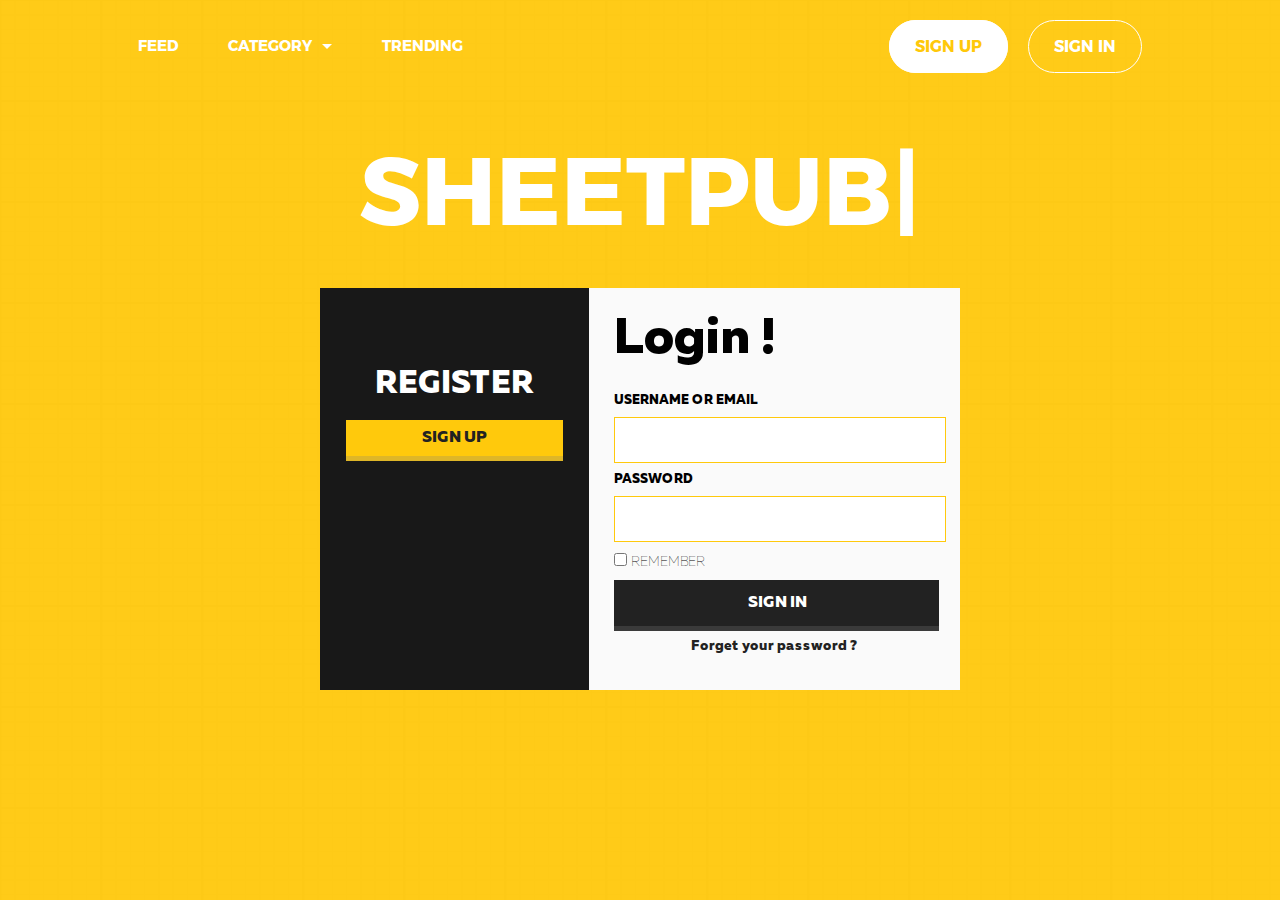
<file: login.html>
<!DOCTYPE html>
<html>
<head>
	<title></title>
	<script src ="js/jquery-3.1.1.min.js" type="text/javascript"></script>
	<script src="js/script.js" ></script>
	<script src="js/config.js" ></script>
	<link rel="stylesheet" href="css/menu.css">
	<link rel="stylesheet" type="text/css" href="css/login.css">
	<link rel="stylesheet" href="css/fonts.css">
	<link rel="stylesheet" href="css/animate.css">
	<link rel="stylesheet" href="css/font-awesome.min.css">
	<link rel="stylesheet" href="css/font-awesome.css">

</head>



<body> 
	<nav>
		<div id="header">

		<!-- Responsive Menu 1024 -->
		<div class="menu_respon">
			<div id="h-menu">
				<h1>
					<i class="fa fa-bars" aria-hidden="true"></i>
				</h1>

				<ul>
					<li><a href="./feed.html">FEED</a></li>
					<li><a href="#">CATEGORY</a></li>
					<li><a href="./trending.html">TRENDING</a></li>
					<li><a href="./login.html">SIGN IN</a></li>
					<li><a href="./regis.html">SIGN UP</a></li>
				</ul>
			</div>
		</div>
		<!-- End Responsive -->

		<!-- Main Menu -->
	<!-- Menu Left -->
	<div id="menu">
					<ul>
						<li><a href="">FEED</a></li>
						<li>
							<a href="#" class="category_menu">CATEGORY 
									<div class="arrow-down">
									</div>

									<div class="arrow-up">
									</div>
							</a>
							<ul>
								<li>
									<a href="">ฟิสิกส์</a>
								</li>
								<li>
									<a href="">เคมี</a>
								</li>
								<li>
									<a href="">ชีวะวิทยา</a>
								</li>
								<li>
									<a href="">คณิตศาสตร์</a>
								</li>
								<li>
									<a href="">ภาษาอังกฤษ</a>
								</li>
								<li>
									<a href="">ภาษาไทย</a>
								</li>
								<li>
									<a href="">สังคมศึกษา</a>
								</li>
							</ul>
						</li>
						<li><a href="">TRENDING</a></li>
					</ul>
				</div>
	<!-- Menu Right -->
	<div class="menu_right">
		<ul>
			<li class="button_menu">
				<a href="./login.html">SIGN IN</a>
			</li>
			<li class="button_menu">
				<a href="./regis.html" style="background-color:#fff; color:#ffc80a;">SIGN UP</a>
			</li>
		</ul>
	</div>
		<!-- End Main Menu -->

		</div>
	</nav>

<div id="login">
	<div class="login_box">
	<div class="logo ">
		<h1>
			<script src="js/typed.js"></script>
					<script>
				    $(function(){
				        $(".element").typed({
				            strings: ["SHEETPUB^1000"],
				            typeSpeed: 2,
				        });
				    });
			</script>
			<span class="element"></span>
		</h1>
		<!--
		<h2 class="animated bounce">มีชีตมากกว่า 1000+ ชีต ที่คุณจะได้ร่วมแบ่งปัน</h2>
		-->
	</div>
		<div class="bglogin animated bounceInUp">
			<div class="login_left">
				<div class="register_inlog">
					<h1>REGISTER</h1>
					<p>
						<a href="./regis.html">SIGN UP</a>
					</p>
				</div>
			</div>
		

			<div class="login_right">
			<ul>
				<li>
					<h1>Login !</h1>
				</li>

				<li>
					<h2>USERNAME OR EMAIL</h2>
					<input class="text_input" type="text">
				</li>
				<li>
					<h2>PASSWORD</h2>
					<input class="text_input" type="password">
				</li>
				<li>
					<input type="checkbox">
					<span>REMEMBER</span>
				</li>
				<li class="signin_login">
					<a href="#">SIGN IN</a>
				</li>

				<li class="forget_login">
					<a href="#">Forget your password ?</a>
				</li>
			</ul>	
		</div>
		</div>
		
	</div>
</div>


<!--
<div class="bg_login_page">
</div>
-->

</body>
</html>
</file>
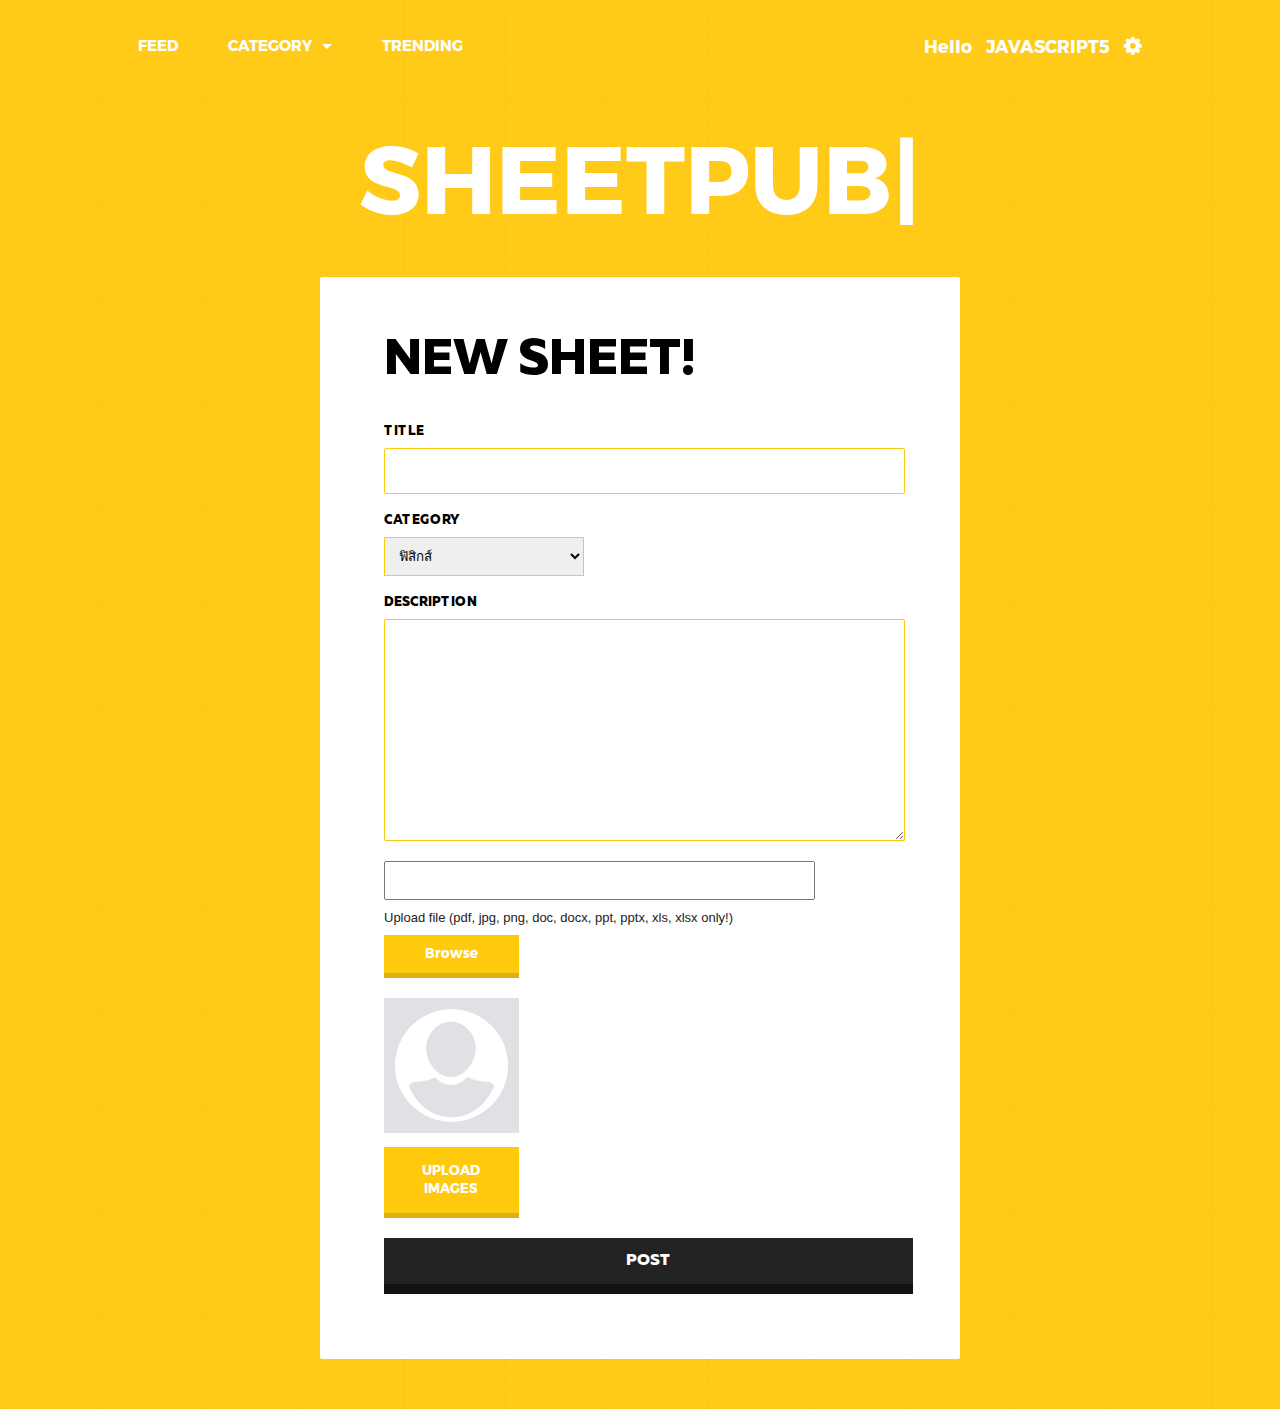
<file: new-content.html>
<!DOCTYPE html>
<html>
	<head>
		<title></title>
		<script src ="js/jquery-3.1.1.min.js" type="text/javascript"></script>
		<script src="js/script.js" ></script>
		<script src="js/config.js" ></script>
		<link rel="stylesheet" href="css/menu.css">
		<link rel="stylesheet" type="text/css" href="css/new-content.css">
		<link rel="stylesheet" href="css/fonts.css">
		<link rel="stylesheet" href="css/animate.css">
		<link rel="stylesheet" href="css/font-awesome.min.css">
		<link rel="stylesheet" href="css/font-awesome.css">
	</head>
	<body>
		<nav>
			<div id="header">
				<!-- Responsive Menu 1024 -->
				<div class="menu_respon">
					<div id="h-menu">
						<h1>
						<i class="fa fa-bars" aria-hidden="true"></i>
						</h1>
						<ul>
							<li><a href="">FEED</a></li>
							<li><a href="">CATEGORY</a></li>
							<li><a href="">TRENDING</a></li>
							<li><a href="">NEW POST</a></li>
							<li><a href="">PROFILE</a></li>
							<li><a href="">LOGOUT</a></li>
						</ul>
					</div>
				</div>
				<!-- End Responsive -->
				<!-- Main Menu -->
				<!-- Menu Left -->
				<div id="menu">
					<ul>
						<li><a href="">FEED</a></li>
						<li>
							<a href="#" class="category_menu">CATEGORY 
									<div class="arrow-down">
									</div>

									<div class="arrow-up">
									</div>
							</a>
							<ul>
								<li>
									<a href="">ฟิสิกส์</a>
								</li>
								<li>
									<a href="">เคมี</a>
								</li>
								<li>
									<a href="">ชีวะวิทยา</a>
								</li>
								<li>
									<a href="">คณิตศาสตร์</a>
								</li>
								<li>
									<a href="">ภาษาอังกฤษ</a>
								</li>
								<li>
									<a href="">ภาษาไทย</a>
								</li>
								<li>
									<a href="">สังคมศึกษา</a>
								</li>
							</ul>
						</li>
						<li><a href="">TRENDING</a></li>
					</ul>
				</div>
				<!-- Menu Right -->
				<div class="menu_right">
					<ul>
						<li class="profile_menu">
							<span>Hello</span>
							<a href="">
								JAVASCRIPT5
							</a>
							<button type="button" href="" aria-expanded="true">
							<i class="fa fa-cog" aria-hidden="true"></i>
							</button>
						</li>
						<li class="menudrop_user">
							<ul>
								<li>
									<a href="">NEW POST</a>
								</li>
								<li>
									<a href="">PROFILE</a>
								</li>
								<li>
									<a href="">LOGOUT</a>
								</li>
							</ul>
						</li>
					</ul>
				</div>
				<!-- End Main Menu -->
			</div>
		</nav>
		<div id="login">
			<div class="register_box">
				<div class="logo ">
					<h1>
					<script src="js/typed.js"></script>
					<script>
					$(function(){
					$(".element").typed({
					strings: ["SHEETPUB^1000"],
					typeSpeed: 2,
					});
					});
					</script>
					<span class="element"></span>
					</h1>
				</div>
				<div class="bgregister">
					
					<div class="register animated bounceInUp">
						<ul>
							<li>
								<h1>NEW SHEET!</h1>
							</li>
							<li>
								<h2>TITLE</h2>
								<input class="text_input" type="text">
							</li>
							<li>
								<h2>CATEGORY</h2>
								<select class="category">
									<option value="physic">ฟิสิกส์</option>
									<option value="chem">เคมี</option>
									<option value="biology">ชีววิทยา</option>
									<option value="math">คณิตศาสตร์</option>
									<option value="english">ภาษาอังกฤษ</option>
									<option value="thai">ภาษาไทย</option>
									<option value="social">สังคมศึกษา</option>
								</select>
							</li>
							<li>
								<h2>DESCRIPTION</h2>
								<textarea class="text_area" ></textarea>
							</li>
							<li>
								<div class="button_file">
									<form action="" method="post" enctype="multipart/form-data" name="frmMain" id="frmMain">
										<input class="filed_file" name="txtFileName" type="text" id="txtFileName" size="50">
										<br>
										<span>Upload file (pdf, jpg, png, doc, docx, ppt, pptx, xls, xlsx only!)</span>
										<input class="button_browse" name="btnBrowse" type="button" id="btnBrowse" value="Browse" onClick="filName.click();">
										<input type="file" name="filName" STYLE="display:none" onChange="txtFileName.value = this.value;">
									</form>
								</div>
							</li>
							<li>
								<div class="img_avatar">
									<img src="images/avatar.png" alt="">
									<div class="button_uploadavatar">
										<button type="button">UPLOAD IMAGES</button>
									</div>
								</div>
							</li>
							
							<li>
								<a href="#" class="signup_login">POST</a>
							</li>
						</ul>
					</div>
				</div>
				
			</div>
		</div>
		<!--
		<div class="bg_login_page">
		</div>
		-->
	</body>
</html>
</file>
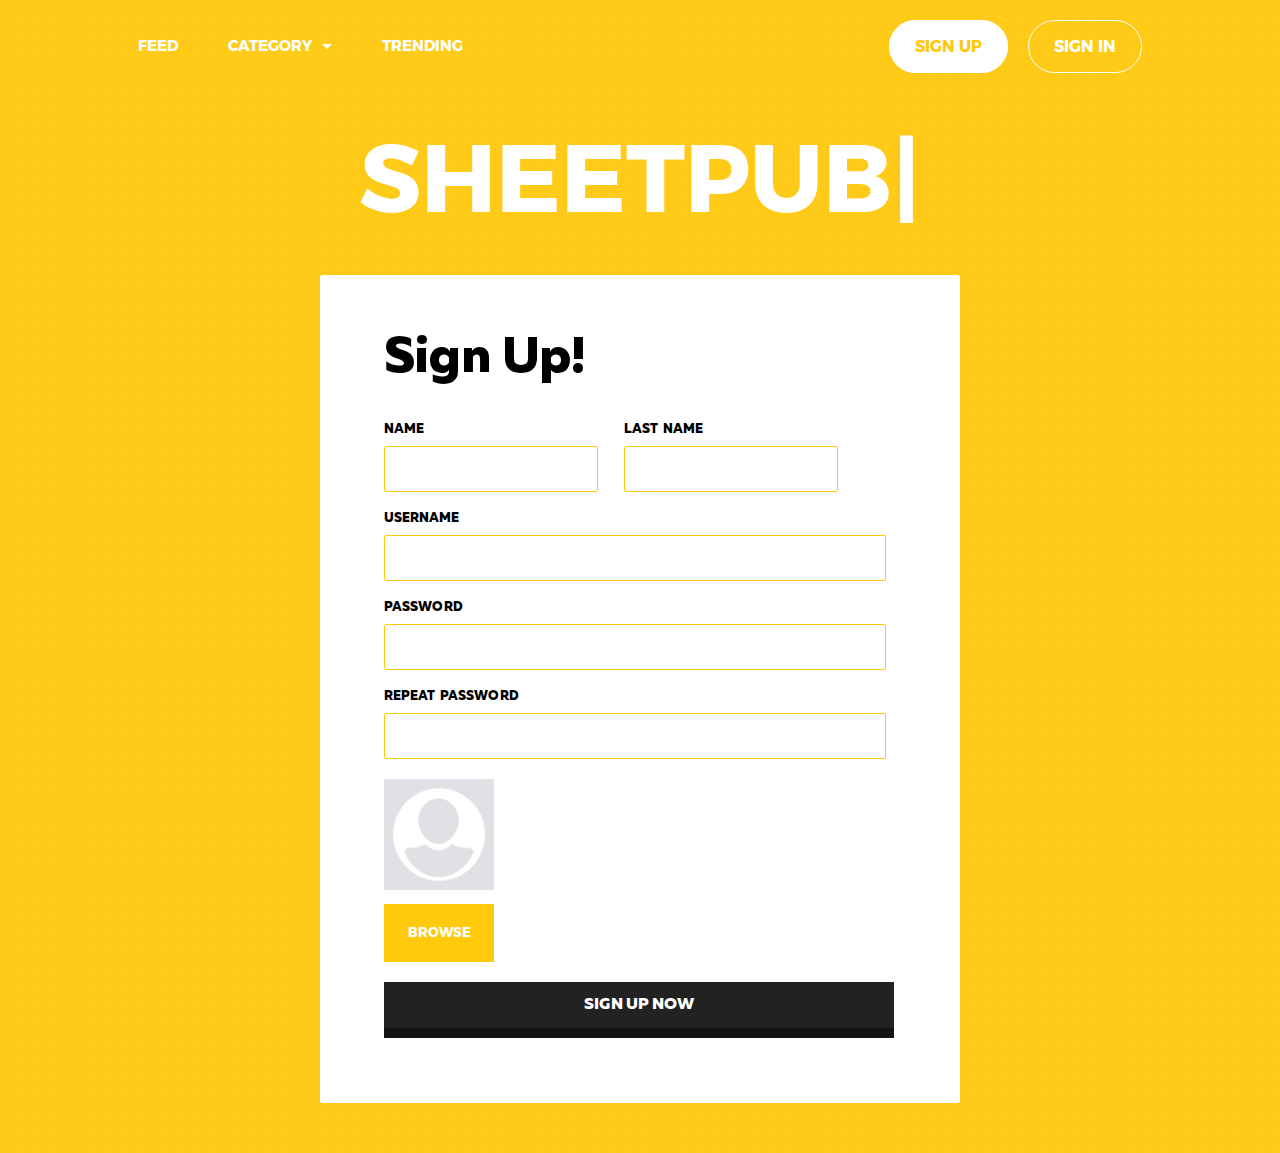
<file: regis.html>
<!DOCTYPE html>
<html>
<head>
	<title></title>
	<script src ="js/jquery-3.1.1.min.js" type="text/javascript"></script>
	<script src="js/script.js" ></script>
	<script src="js/config.js" ></script>
	<link rel="stylesheet" href="css/menu.css">
	<link rel="stylesheet" type="text/css" href="css/register.css">
	<link rel="stylesheet" href="css/fonts.css">
	<link rel="stylesheet" href="css/animate.css">
	<link rel="stylesheet" href="css/font-awesome.min.css">
	<link rel="stylesheet" href="css/font-awesome.css">

</head>



<body> 

	<nav>
		<div id="header">

		<!-- Responsive Menu 1024 -->
		<div class="menu_respon">
			<div id="h-menu">
				<h1>
					<i class="fa fa-bars" aria-hidden="true"></i>
				</h1>

				<ul>
			<li><a href="./feed.html">FEED</a></li>
			<li><a href="#">CATEGORY</a></li>
			<li><a href="./trending.html">TRENDING</a></li>
			<li><a href="./login.html">SIGN IN</a></li>
			<li><a href="./regis.html">SIGN UP</a></li>
				</ul>
			</div>
		</div>
		<!-- End Responsive -->

		<!-- Main Menu -->
	<!-- Menu Left -->
	<div id="menu">
					<ul>
						<li><a href="">FEED</a></li>
						<li>
							<a href="#" class="category_menu">CATEGORY 
									<div class="arrow-down">
									</div>

									<div class="arrow-up">
									</div>
							</a>
							<ul>
								<li>
									<a href="">ฟิสิกส์</a>
								</li>
								<li>
									<a href="">เคมี</a>
								</li>
								<li>
									<a href="">ชีวะวิทยา</a>
								</li>
								<li>
									<a href="">คณิตศาสตร์</a>
								</li>
								<li>
									<a href="">ภาษาอังกฤษ</a>
								</li>
								<li>
									<a href="">ภาษาไทย</a>
								</li>
								<li>
									<a href="">สังคมศึกษา</a>
								</li>
							</ul>
						</li>
						<li><a href="">TRENDING</a></li>
					</ul>
				</div>
	<!-- Menu Right -->
	<div class="menu_right">
		<ul>
			<li class="button_menu">
				<a href="./login.html">SIGN IN</a>
			</li>
			<li class="button_menu">
				<a href="./regis.html" style="background-color:#fff; color:#ffc80a;">SIGN UP</a>
			</li>
		</ul>
	</div>
		<!-- End Main Menu -->

		</div>
	</nav>



<div id="login">
	<div class="register_box">
	<div class="logo ">
		<h1>
			<script src="js/typed.js"></script>
					<script>
				    $(function(){
				        $(".element").typed({
				            strings: ["SHEETPUB^1000"],
				            typeSpeed: 2,
				        });
				    });
			</script>
			<span class="element"></span>
		</h1>
	</div>
		<div class="bgregister">
		

			<div class="register animated bounceInUp">
			<ul>
				<li>
					<h1>Sign Up!</h1>
				</li>

				<li>
					<div class="namel_regis">
						<h2>NAME</h2>
						<input type="text">
					</div>

					<div class="namel_regis">
						<h2>LAST NAME</h2>
						<input type="text">
					</div>
				</li>
				<li>
					<h2>USERNAME</h2>
					<input class="text_input" type="text">
				</li>
				<li>
					<h2>PASSWORD</h2>
					<input class="text_input" type="password">
				</li>
				<li>
					<h2>REPEAT PASSWORD</h2>
					<input class="text_input" type="password">
				</li>

				<li>
					<div class="img_avatar">
						<img src="images/avatar.png" alt="">
						<div class="button_uploadavatar">
							<button type="button">BROWSE</button>
						</div>
					</div>
				</li>

				<li>
					<a href="./feed.html" class="signup_login">SIGN UP NOW</a>
				</li>
			</ul>	
		</div>
		</div>
		
	</div>
</div>

<!--

<div class="bg_login_page">
</div>
-->


</body>
</html>
</file>
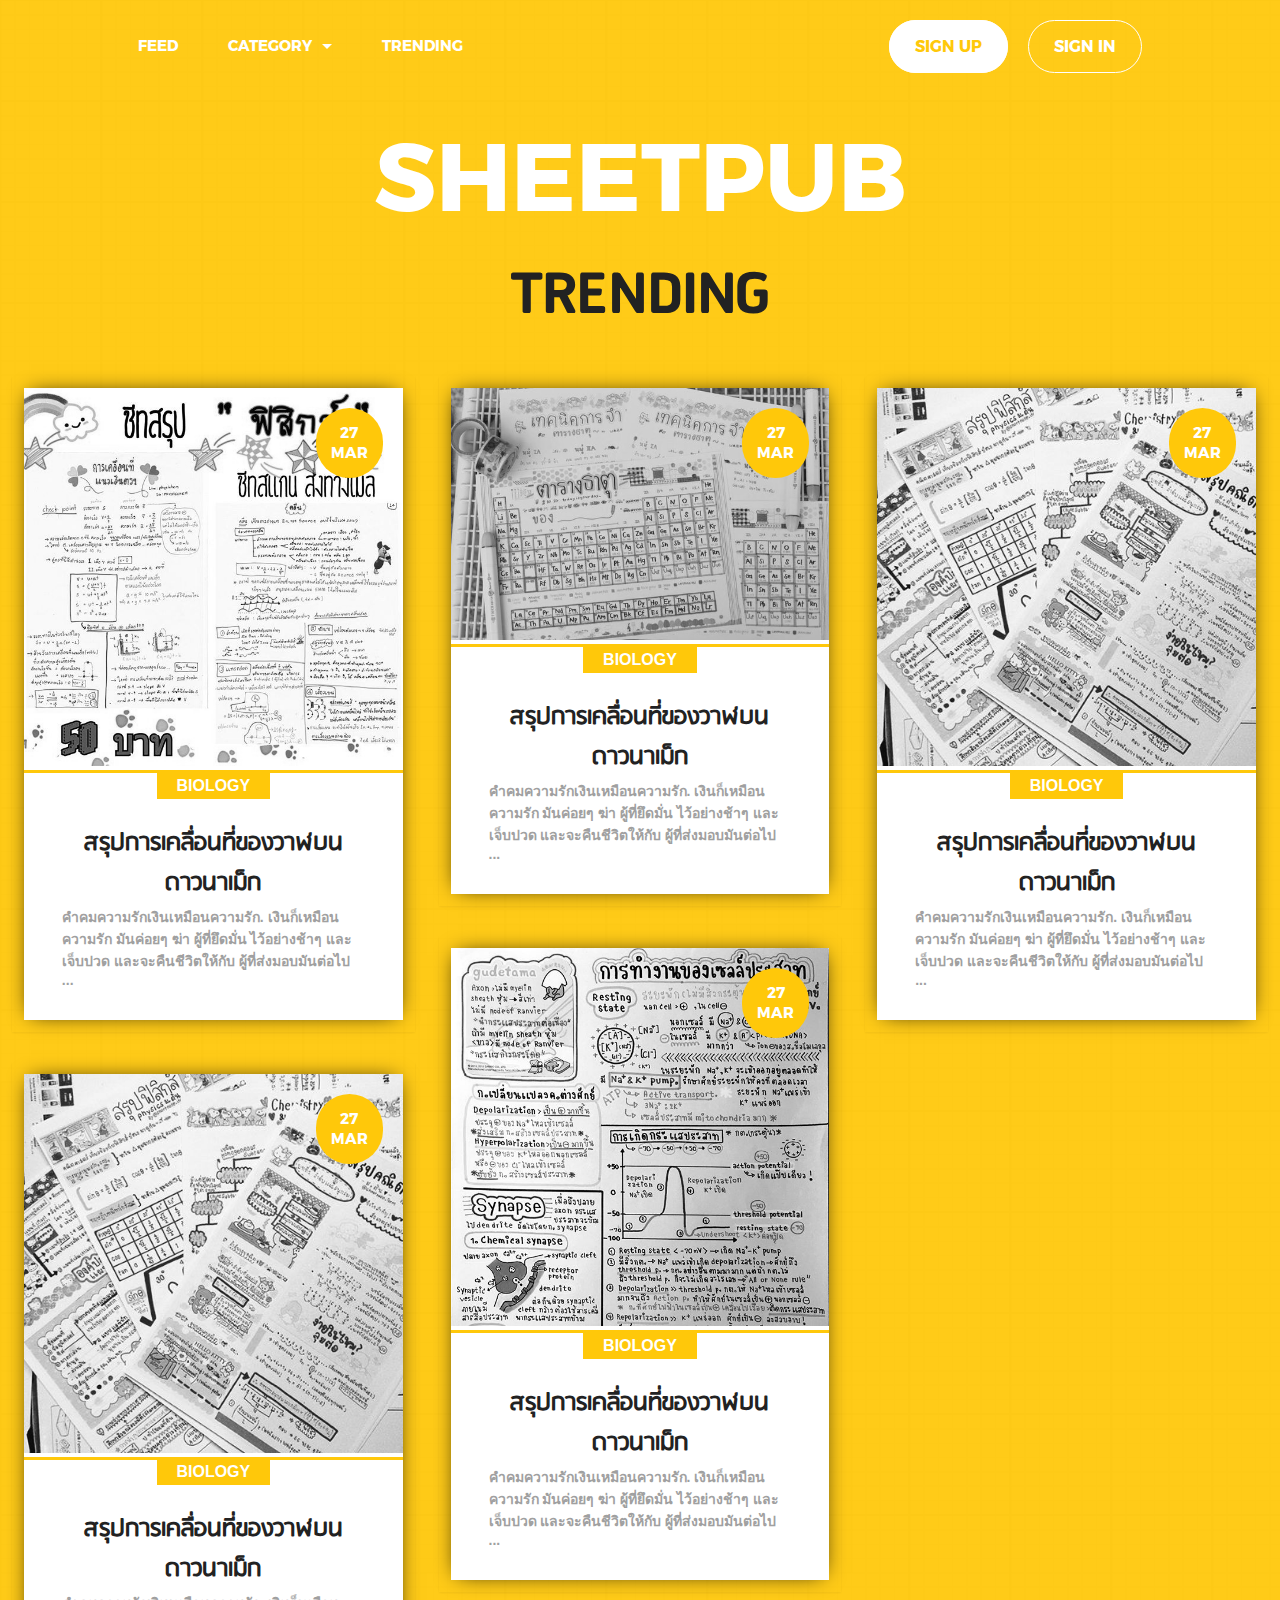
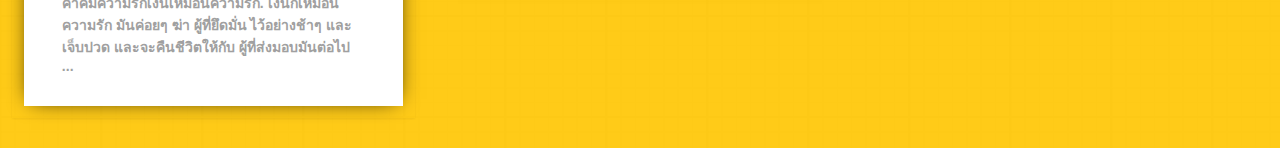
<file: trending.html>
<!DOCTYPE html>
<html>
	<head>
		<meta charset="utf-8">
		<meta http-equiv="X-UA-Compatible" content="IE=edge">
		<title>Sheetpub</title>
		<link rel="stylesheet" href="css/feed.css">
		<link rel="stylesheet" href="css/fonts.css">
		<link rel="stylesheet" href="css/menu.css">
		<link rel="stylesheet" href="css/animate.css">
		<script src ="js/jquery-3.1.1.min.js" type="text/javascript"></script>
		<script src="js/script.js" ></script>
		<script src="js/config.js" ></script>
		<link rel="stylesheet" href="css/font-awesome.min.css">
		<link rel="stylesheet" href="css/font-awesome.css">
	</head>
	<body>
		<nav>
			<div id="header">
				<!-- Responsive Menu 1024 -->
				<div class="menu_respon">
					<div id="h-menu">
						<h1>
						<i class="fa fa-bars" aria-hidden="true"></i>
						</h1>
						<ul>
							<li><a href="">FEED</a></li>
							<li><a href="">CATEGORY</a></li>
							<li><a href="">TRENDING</a></li>
							<li><a href="">SIGN IN</a></li>
							<li><a href="">SIGN UP</a></li>
						</ul>
					</div>
				</div>
				<!-- End Responsive -->
				<!-- Main Menu -->
				<!-- Menu Left -->
				<div id="menu">
					<ul>
						<li><a href="">FEED</a></li>
						<li>
							<a href="#" class="category_menu">CATEGORY
								<div class="arrow-down">
								</div>
								<div class="arrow-up">
								</div>
							</a>
							<ul>
								<li>
									<a href="">ฟิสิกส์</a>
								</li>
								<li>
									<a href="">เคมี</a>
								</li>
								<li>
									<a href="">ชีวะวิทยา</a>
								</li>
								<li>
									<a href="">คณิตศาสตร์</a>
								</li>
								<li>
									<a href="">ภาษาอังกฤษ</a>
								</li>
								<li>
									<a href="">ภาษาไทย</a>
								</li>
								<li>
									<a href="">สังคมศึกษา</a>
								</li>
							</ul>
						</li>
						<li><a href="">TRENDING</a></li>
					</ul>
				</div>
				<!-- Menu Right -->
				<div class="menu_right">
					<ul>
						<li class="button_menu">
							<a href="">SIGN IN</a>
						</li>
						<li class="button_menu">
							<a href="" style="background-color:#fff; color:#ffc80a;">SIGN UP</a>
						</li>
					</ul>
				</div>
				<!-- End Main Menu -->
			</div>
		</nav>


		<div class="jquery-script-ads" style="margin:50px auto" align="center"><script type="text/javascript"><!--
					google_ad_client = "ca-pub-2783044520727903";
					/* jQuery_demo */
					google_ad_slot = "2780937993";
					google_ad_width = 728;
					google_ad_height = 90;
			//-->
			</script>
			<script type="text/javascript"
			src="http://pagead2.googlesyndication.com/pagead/show_ads.js">
		</script></div>
		<div class="content_header">
		<div class="logo ">
				<h1>
				SHEETPUB
				</h1>
				<h2>
					TRENDING
				</h2>
				<!--
				<h2 class="animated bounce">มีชีตมากกว่า 1000+ ชีต ที่คุณจะได้ร่วมแบ่งปัน</h2>
				-->
			</div>
		</div>
		
		<div class="wall">
			<!-- CONTENT 1 -->
			<div class="wall-item">
				<div class="content">
					<!-- Date And Time -->
					<div class="date_time">
						<p>27</p>
						<p>MAR</p>
					</div>
					<!-- VOTE -->
					<div class="star_vote">
						<ul>
							<li><i class="fa fa-star" aria-hidden="true"></i></li>
							<li><i class="fa fa-star" aria-hidden="true"></i></li>
							<li><i class="fa fa-star" aria-hidden="true"></i></li>
							<li><i class="fa fa-star" aria-hidden="true"></i></li>
							<li><i class="fa fa-star" aria-hidden="true"></i></li>
						</ul>
					</div>
					<!-- END VOTE -->
					<!-- Thumbnail -->
					<a href="#">
						<div class="thumbnail-post">
							<img src="images/content/1.jpg">
						</div>
					</a>
					<!-- Descriotion -->
					<div class="description-post">
						<!-- Category -->
						<div class="cate-post">
							<h1>BIOLOGY</h1>
						</div>
						<!-- Title -->
						<div class="post-title">
							<a href="#">
								<h1>สรุปการเคลื่อนที่ของวาฬบนดาวนาเม็ก</h1>
							</a>
							<h2>คําคมความรักเงินเหมือนความรัก. เงินก็เหมือนความรัก มันค่อยๆ ฆ่า ผู้ที่ยึดมั่น ไว้อย่างช้าๆ และเจ็บปวด และจะคืนชีวิตให้กับ ผู้ที่ส่งมอบมันต่อไป ...</h2>
						</div>
						
					</div>
				</div>
			</div>
			<!-- CONTENT 1 -->
			<div class="wall-item">
				<div class="content">
					<!-- Date And Time -->
					<div class="date_time">
						<p>27</p>
						<p>MAR</p>
					</div>
					<!-- VOTE -->
					<div class="star_vote">
						<ul>
							<li><i class="fa fa-star" aria-hidden="true"></i></li>
							<li><i class="fa fa-star" aria-hidden="true"></i></li>
							<li><i class="fa fa-star" aria-hidden="true"></i></li>
							<li><i class="fa fa-star" aria-hidden="true"></i></li>
							<li><i class="fa fa-star" aria-hidden="true"></i></li>
						</ul>
					</div>
					<!-- END VOTE -->
					<!-- Thumbnail -->
					<a href="#">
						<div class="thumbnail-post">
							<img src="images/content/2.jpg">
						</div>
					</a>
					<!-- Descriotion -->
					<div class="description-post">
						<!-- Category -->
						<div class="cate-post">
							<h1>BIOLOGY</h1>
						</div>
						<!-- Title -->
						<div class="post-title">
							<a href="#">
								<h1>สรุปการเคลื่อนที่ของวาฬบนดาวนาเม็ก</h1>
							</a>
							<h2>คําคมความรักเงินเหมือนความรัก. เงินก็เหมือนความรัก มันค่อยๆ ฆ่า ผู้ที่ยึดมั่น ไว้อย่างช้าๆ และเจ็บปวด และจะคืนชีวิตให้กับ ผู้ที่ส่งมอบมันต่อไป ...</h2>
						</div>
						
					</div>
				</div>
			</div>
			<!-- CONTENT 1 -->
			<div class="wall-item">
				<div class="content">
					<!-- Date And Time -->
					<div class="date_time">
						<p>27</p>
						<p>MAR</p>
					</div>
					<!-- VOTE -->
					<div class="star_vote">
						<ul>
							<li><i class="fa fa-star" aria-hidden="true"></i></li>
							<li><i class="fa fa-star" aria-hidden="true"></i></li>
							<li><i class="fa fa-star" aria-hidden="true"></i></li>
							<li><i class="fa fa-star" aria-hidden="true"></i></li>
							<li><i class="fa fa-star" aria-hidden="true"></i></li>
						</ul>
					</div>
					<!-- END VOTE -->
					<!-- Thumbnail -->
					<a href="#">
						<div class="thumbnail-post">
							<img src="images/content/3.jpg">
						</div>
					</a>
					<!-- Descriotion -->
					<div class="description-post">
						<!-- Category -->
						<div class="cate-post">
							<h1>BIOLOGY</h1>
						</div>
						<!-- Title -->
						<div class="post-title">
							<a href="#">
								<h1>สรุปการเคลื่อนที่ของวาฬบนดาวนาเม็ก</h1>
							</a>
							<h2>คําคมความรักเงินเหมือนความรัก. เงินก็เหมือนความรัก มันค่อยๆ ฆ่า ผู้ที่ยึดมั่น ไว้อย่างช้าๆ และเจ็บปวด และจะคืนชีวิตให้กับ ผู้ที่ส่งมอบมันต่อไป ...</h2>
						</div>
						
					</div>
				</div>
			</div>
			<!-- CONTENT 1 -->
			<div class="wall-item">
				<div class="content">
					<!-- Date And Time -->
					<div class="date_time">
						<p>27</p>
						<p>MAR</p>
					</div>
					<!-- VOTE -->
					<div class="star_vote">
						<ul>
							<li><i class="fa fa-star" aria-hidden="true"></i></li>
							<li><i class="fa fa-star" aria-hidden="true"></i></li>
							<li><i class="fa fa-star" aria-hidden="true"></i></li>
							<li><i class="fa fa-star" aria-hidden="true"></i></li>
							<li><i class="fa fa-star" aria-hidden="true"></i></li>
						</ul>
					</div>
					<!-- END VOTE -->
					<!-- Thumbnail -->
					<a href="#">
						<div class="thumbnail-post">
							<img src="images/content/3.jpg">
						</div>
					</a>
					<!-- Descriotion -->
					<div class="description-post">
						<!-- Category -->
						<div class="cate-post">
							<h1>BIOLOGY</h1>
						</div>
						<!-- Title -->
						<div class="post-title">
							<a href="#">
								<h1>สรุปการเคลื่อนที่ของวาฬบนดาวนาเม็ก</h1>
							</a>
							<h2>คําคมความรักเงินเหมือนความรัก. เงินก็เหมือนความรัก มันค่อยๆ ฆ่า ผู้ที่ยึดมั่น ไว้อย่างช้าๆ และเจ็บปวด และจะคืนชีวิตให้กับ ผู้ที่ส่งมอบมันต่อไป ...</h2>
						</div>
						
					</div>
				</div>
			</div>
			<!-- CONTENT 1 -->
			<div class="wall-item">
				<div class="content">
					<!-- Date And Time -->
					<div class="date_time">
						<p>27</p>
						<p>MAR</p>
					</div>
					<!-- VOTE -->
					<div class="star_vote">
						<ul>
							<li><i class="fa fa-star" aria-hidden="true"></i></li>
							<li><i class="fa fa-star" aria-hidden="true"></i></li>
							<li><i class="fa fa-star" aria-hidden="true"></i></li>
							<li><i class="fa fa-star" aria-hidden="true"></i></li>
							<li><i class="fa fa-star" aria-hidden="true"></i></li>
						</ul>
					</div>
					<!-- END VOTE -->
					<!-- Thumbnail -->
					<a href="#">
						<div class="thumbnail-post">
							<img src="images/content/4.jpg">
						</div>
					</a>
					<!-- Descriotion -->
					<div class="description-post">
						<!-- Category -->
						<div class="cate-post">
							<h1>BIOLOGY</h1>
						</div>
						<!-- Title -->
						<div class="post-title">
							<a href="#">
								<h1>สรุปการเคลื่อนที่ของวาฬบนดาวนาเม็ก</h1>
							</a>
							<h2>คําคมความรักเงินเหมือนความรัก. เงินก็เหมือนความรัก มันค่อยๆ ฆ่า ผู้ที่ยึดมั่น ไว้อย่างช้าๆ และเจ็บปวด และจะคืนชีวิตให้กับ ผู้ที่ส่งมอบมันต่อไป ...</h2>
						</div>
						
					</div>
				</div>
			</div>
			
		</div>
		<script src="http://code.jquery.com/jquery-2.1.4.min.js"></script>
		<script src="js/jaliswall.js"></script>
		<script>
		$('.wall').jaliswall({item:'.wall-item'});
		</script>
	</body>
</html>
</file>
<file: content/ResponsiveIconGrid-master/css/component.css>
@font-face {
	font-family: 'anyoldicon';
	src:url('../fonts/anyoldicon/anyoldicon.eot');
	src:url('../fonts/anyoldicon/anyoldicon.eot?#iefix') format('embedded-opentype'),
		url('../fonts/anyoldicon/anyoldicon.woff') format('woff'),
		url('../fonts/anyoldicon/anyoldicon.ttf') format('truetype'),
		url('../fonts/anyoldicon/anyoldicon.svg#anyoldicon') format('svg');
	font-weight: normal;
	font-style: normal;
}

/* General grid styles */
.cbp-ig-grid {
	list-style: none;
	padding: 0 0 50px 0;
	margin: 0;
}

/* Clear floats */
.cbp-ig-grid:before, 
.cbp-ig-grid:after { 
	content: " "; 
	display: table; 
}

.cbp-ig-grid:after { 
	clear: both; 
}

/* grid item */
.cbp-ig-grid li {
	width: 33%;
	float: left;
	height: 420px;
	text-align: center;
	border-top: 1px solid #ddd;
}

/* we are using a combination of borders and box shadows to control the grid lines */
.cbp-ig-grid li:nth-child(-n+3){
	border-top: none;
}

.cbp-ig-grid li:nth-child(3n-1),
.cbp-ig-grid li:nth-child(3n-2) {
	box-shadow: 1px 0 0 #ddd;
}

/* anchor style */
.cbp-ig-grid li > a {
	display: block;
	height: 100%;
	color: #47a3da;
	-webkit-transition: background 0.2s;
	-moz-transition: background 0.2s;
	transition: background 0.2s;
}

/* the icon with pseudo class for icon font */
.cbp-ig-icon {
	padding: 30px 0 0 0;
	display: block;
	-webkit-transition: -webkit-transform 0.2s;
	transition: -moz-transform 0.2s;
	transition: transform 0.2s;
}

.cbp-ig-icon:before {
	font-family: 'anyoldicon';
	font-size: 14em;
	speak: none;
	font-style: normal;
	font-weight: normal;
	font-variant: normal;
	text-transform: none;
	line-height: 1;
	-webkit-font-smoothing: antialiased;
}

.cbp-ig-icon-shoe:before {
	content: "\e000";
}

.cbp-ig-icon-ribbon:before {
	content: "\e001";
}

.cbp-ig-icon-milk:before {
	content: "\e002";
}

.cbp-ig-icon-whippy:before {
	content: "\e003";
}

.cbp-ig-icon-spectacles:before {
	content: "\e004";
}

.cbp-ig-icon-doumbek:before {
	content: "\e007";
}

/* title element */
.cbp-ig-grid .cbp-ig-title {
	margin: 20px 0 10px 0;
	padding: 20px 0 0 0;
	font-size: 2em;
	position: relative;
	-webkit-transition: -webkit-transform 0.2s;
	-moz-transition: -moz-transform 0.2s;
	transition: transform 0.2s;
}

.cbp-ig-grid .cbp-ig-title:before {
	content: '';
	position: absolute;
	background: #47a3da;
	width: 160px;
	height: 6px;
	top: 0px;
	left: 50%;
	margin: -10px 0 0 -80px;
	-webkit-transition: margin-top 0.2s; /* top or translate does not seem to work in Firefox */
	-moz-transition: margin-top 0.2s;
	transition: margin-top 0.2s;
}

.cbp-ig-grid .cbp-ig-category {
	text-transform: uppercase;
	display: inline-block;
	font-size: 1em;
	letter-spacing: 1px;
	color: #fff;
	-webkit-transform: translateY(10px);
	-moz-transform: -moz-translateY(10px);
	-ms-transform: -ms-translateY(10px);
	transform: translateY(10px);
	opacity: 0;
	-webkit-transition: -webkit-transform 0.3s, opacity 0.2s;
	-moz-transition: -moz-transform 0.3s, opacity 0.2s;
	-webkit-transition: transform 0.3s, opacity 0.2s;
}

.cbp-ig-grid li:hover .cbp-ig-category,
.touch .cbp-ig-grid li .cbp-ig-category {
	opacity: 1;
	-webkit-transform: translateY(0px);
	-moz-transform: translateY(0px);
	-ms-transform: translateY(0px);
	transform: translateY(0px);
}

/* Hover styles */

.cbp-ig-grid li > a:hover {
	background: #47a3da;
}

.cbp-ig-grid li > a:hover .cbp-ig-icon {
	-webkit-transform: translateY(10px);
	-moz-transform: translateY(10px);
	-ms-transform: translateY(10px);
	transform: translateY(10px);
}

.cbp-ig-grid li > a:hover .cbp-ig-icon:before,
.cbp-ig-grid li > a:hover .cbp-ig-title {
	color: #fff;
}

.cbp-ig-grid li > a:hover .cbp-ig-title {
	-webkit-transform: translateY(-30px);
	-moz-transform: translateY(-30px);
	-ms-transform: translateY(-30px);
	transform: translateY(-30px);
}

.cbp-ig-grid li > a:hover .cbp-ig-title:before {
	background: #fff;
	margin-top: 80px;
}


@media screen and (max-width: 62.75em) {
	.cbp-ig-grid li {
		width: 50%;
	}

	/* reset the grid lines */
	.cbp-ig-grid li:nth-child(-n+3){
		border-top: 1px solid #ddd;
	}

	.cbp-ig-grid li:nth-child(3n-1),
	.cbp-ig-grid li:nth-child(3n-2) {
		box-shadow: none;
	}

	.cbp-ig-grid li:nth-child(-n+2){
		border-top: none;
	}

	.cbp-ig-grid li:nth-child(2n-1) {
		box-shadow: 1px 0 0 #ddd;
	}
}

@media screen and (max-width: 41.6em) { 
	.cbp-ig-grid li {
		width: 100%;
	}

	.cbp-ig-grid li:nth-child(-n+2){
		border-top: 1px solid #ddd;
	}

	.cbp-ig-grid li:nth-child(2n-1) {
		box-shadow: none
	}

	.cbp-ig-grid li:first-child {
		border-top: none;
	}
}

@media screen and (max-width: 25em) { 
	.cbp-ig-grid {
		font-size: 80%;
	}

	.cbp-ig-grid .cbp-ig-category {
		margin-top: 20px;
	}
}
</file>
<file: js/typed.js-master/main.css>
@import url(http://fonts.googleapis.com/css?family=Ubuntu:400,500);

*{
	padding:0;
	margin:0;
}

body{
	font-family: "Ubuntu", sans-serif;
	font-size: 100%;
	background:#f8f8f8;
}

a{
	text-decoration: none;
	color:#666;
}
	a:hover{
		color:#999;
	}
p{
	line-height: 2em;
	margin:0 0 20px;
	text-align: center;
}

.wrap{
	max-width: 600px;
	margin:150px auto;
}

.type-wrap{
	margin:10px auto;
	padding:20px;
	background:#f0f0f0;
	border-radius:5px;
	border:#CCC 1px solid;
}

.links{
	margin:20px 0;
	font-size: 0.75em;
	text-align: center;
}
</file>
<file: css/card.css>
.card {
  background: #FFFFFF;
  width: 31%;
  border-radius: 4px;
  box-shadow: 0 10px 20px rgba(0, 0, 0, 0.2);
  margin: 0 auto;
  /* overflow: hidden; */
}
.card-header {
  position: relative;
  background: #303841;
  height: 200px;
  text-align: center;
  overflow: hidden;
}
.card-header__avatar {
  background: #303841;
  background-position: center 30%;
  background-size: 100%;
  height: 100%;
  width: 100%;
}

.card-header__avatar img{
  width: 100%;
}
.card-header__follow {
  position: absolute;
  top: 20px;
  right: 20px;
  background: #FFFFFF;
  border-radius: 2px;
  box-shadow: 0 2px 4px rgba(0, 0, 0, 0.2);
  padding: 6px 10px;
  color: #333333;
  font-size: 10px;
  font-weight: 600;
  line-height: normal;
  text-decoration: none;
  text-transform: uppercase;
  font-family: 'Monster';
}
.card-content {
  text-align: center;
  padding: 20px 17px;
}
.card-content__username {
  margin: 0 0 3px;
  color: #333333;
  font-size: 30px;
  font-weight: 600;
  text-transform: uppercase;
  font-family: 'Supermarket';
}
.card-content__username .badge {
  display: inline-block;
  background: #FCD000;
  border-radius: 2px;
  margin: 0 10px 0;
  padding: 4px;
  color: #333333;
  font-size: 10px;
  font-weight: 600;
  vertical-align: middle;
}
.card-content__bio {
  color: #666666;
  font-size: 12px;
}
.card-footer {
  /* display: flex; */
  /* flex-direction: row; */
  /* flex-wrap: nowrap; */
  /* justify-content: space-between; */
  background: #F3F3F3;
  /* padding: 14px 25px; */
  color: #333333;
  font-size: 14px;
  font-weight: 600;
  text-align: center;
  width: 100%;
  float: left;
}
.card-footer .label {
  display: block;
  /* margin: 4px 0 0; */
  color: #ffffff;
  font-size: 12px;
  padding: 10px;
  font-weight: 400;
  font-family: 'Monster';
}

.code {
  background: rgba(0, 0, 0, 0.1);
  max-width: 600px;
  border-radius: 2px;
  margin: 40px auto 100px;
  font-family: monospace;
  overflow-x: auto;
}
.code:before {
  content: 'HTML Code';
  display: block;
  padding: 20px 20px 0;
  color: #333333;
  font-weight: 600;
}


.card-footer__pens{
  /* padding: 12px; */
  background-color: #3b5998;
  color: #fff;
  font-size: 29px;
  float: left;
  width: 33.33%;
}
</file>
<file: css/register.css>
body{
	background-color: #ffc90c;
	   background-repeat: repeat;
    background-image: url(../images/bg.png);
}

.move_icon {
	width: 100%;
	height: 100%;
	background-repeat: repeat;

	position: absolute;
	-webkit-background-size: contain;
	background-size: contain;
	top: 0;
	z-index: 1;
}
.bg_login_page{
	width:100%;
	height: 50%;
	position: absolute;
	background-color: #ffc90c;
	bottom: 0;
	z-index: 1;
}

.login{
	width:70%;
	margin: 0 auto;
	background-color: #fff;
}

.logo{
	width:100%;
	text-align: center;
	font-family: 'Monster';
	margin-bottom: 30px;
	word-wrap:break-word;
	padding-top: 6%;
}


.logo h1{
	font-size: 7.5vw;
	color: #fff;
}

.login_box{
	width: 50%;
	margin: 0 auto;
	position: relative;
	z-index: 9;
	padding-top: 5%;
}

.bglogin{
	width: 100%;
	background-color: #181818;
	bottom: 0;
	z-index: 1;
	float: left;
}
.login_left{
	position: relative;
	float: left;
	width: 34%;
	padding: 4%;
}

/*-- Login Left --*/
.register_inlog{
	float: left;
	position: relative;
	z-index: 9;
	width: 100%;
	text-align: center;
	float: left;
	padding-top: 25%;
	padding-bottom: 25%;
	word-wrap: break-word;
}


.register_inlog h1{
	color: #fff;
	font-family: 'Muller_B';
	margin-bottom: 20px;

}

.register_inlog a{
	padding: 10px 0px 10px 0px;
	/* border-radius: 360px; */
	-moz-border-radius:360px;
	background-color: #ffc90c;
	color: #222;
	font-family: 'Muller_B';
	text-decoration: none;
	width: 100%;
	float: left;
	box-shadow: 0px 5px 0px 0px #deb628;
	transition: all .1s ease;
}

.register_inlog a:active{
	transform: translate(0px,5px);
	-webkit-transform: translate(0px,5px);
	box-shadow: 0px 1px 0px 0px #deb628;
}

.login_right{
	position: relative;
	float: right;
	width: 48%;
	padding: 4%;
	background-color: #fafafa;
}

.login_right ul{

}

.login_right ul li{
	list-style: none;
	width:100%;
	float: left;
	margin-bottom: 10px;
	/* width: 100%; */
}

.login_right ul li h1{
	font-family: 'Muller_B';
	font-size: 4vw;
	margin-bottom: 20px;
}

.login_right ul li h2{
	margin-bottom: 10px;
	font-family: 'Muller_B';
	font-size: 13px;
}

.login_right ul li span{
	font-family: 'Muller_L';
	font-size: 13px;
}
.namel_regis{
	float: left;
	width: 50%;
}
.namel_regis input{
	font-size: 1.3rem;
	background-color: none;
	padding: 10px;
	width: 80%;
	color: #222;
	border-radius: 2px;
	border: 1px solid #ffc90c;
}

.namel_regis input:focus{
	color: #222;
	border:1px solid #222;
	background-color:none;
}

.text_input{
	color: #222;
	font-size: 1.3rem;
	background: none;
	padding: 10px;
	float: left;
	width: 100%;
	border-radius: 2px;
	border: 1px solid #ffc90c;
}

.text_input:focus{
	color: #222;
}
.forget_login{
	width: 100%;
	text-align: center;
}

.forget_login a{
	color: #222;
	font-size: 14px;
	padding-top:15px;
	text-decoration: none;
	font-family: 'Muller_B';
}

.signin_login a{
	float: left;
	margin-right: 10px;
	padding: 15px 15px 15px 15px;

	-moz-border-radius:360px;
	background-color: #222222;
	color: #fff;
	font-family: 'Muller_B';
	text-decoration: none;
	position: relative;
	text-align: center;
	box-shadow: 0px 5px 0px 0px #3a3a3a;
	transition: all .1s ease;
}

.signup_login{
	float: left;
	margin-right: 10px;
	padding: 15px 15px 15px 15px;
	background-color: #222;
	color: #ffffff;
	font-family: 'Muller_B';
	text-decoration: none;
	position: relative;
	border-bottom: 10px solid #131313;
	width: 100%;
	text-align: center;
	transition: all .1s ease;
}

.signup_login:active{
	transform: translate(0px,5px);
	-webkit-transform: translate(0px,5px);
	border-bottom: 5px solid #131313;
}


.login_right ul li a::before{
    width: 100%;
    height: 100%;
    left: 0;
    top: 300px;
    content: '';
    background-color: #fff;
    transition:all 0.5s ease;
    
}

.login_right ul li:hover a::before{
	top: 0;
}



/*-- Register --*/

.bgregister{
	width: 100%;
	bottom: 0;
	z-index: 1;
	/* background-color: #fbfbfb; */
	float: left;
	margin-bottom: 50px;
}
.register_box {
    width: 50%;
    margin: 0 auto;
    position: relative;
    z-index: 9;
    padding-top: 1%;
}

.register_box:active{
	
}
.register{
	position: relative;
	float: right;
	/* width: 100%; */
	background-color: #fff;
	padding: 9% 15% 7% 10%;
	border-radius: 2px;
}

.register ul{
	background-color: #ccc;
}

.register ul li{
	list-style: none;
	width:100%;
	float: left;
	margin-bottom: 20px;
}

.register ul li h1{
	font-family: 'Muller_B';
	font-size: 4vw;
	margin-bottom: 20px;
}

.register ul li h2{
	margin-bottom: 10px;
	font-family: 'Muller_B';
	font-size: 13px;
}

.register ul li span{
	font-family: 'Muller_L';
	font-size: 13px;
}

.forget_login a{
	color: #222;
	font-size: 14px;
	padding-top:15px;
	text-decoration: none;
	font-family: 'Muller_B';
}
.register ul li a::before{
    width: 100%;
    height: 100%;
    left: 0;
    top: 300px;
    content: '';
    background-color: #fff;
    transition:all 0.5s ease;
    
}

.register ul li:hover a::before{
	top: 0;
}

.img_avatar{
	width: 23%;
	text-align: center;
}


.img_avatar img{
	width: 100%;
}

.button_uploadavatar{
	width:100%;
	margin: 0 auto;
	padding: 10px 0px 10px 0px;
}

.button_uploadavatar button{
	float:left;
	width: 100%;
	color: #fff;
	padding:20px;
	background-color: #ffc90c;
	border:none;
	font-family: 'Monster';
}

.typed-cursor {
	opacity: 1;
	-webkit-animation: blink 0.7s infinite;
	-moz-animation: blink 0.7s infinite;
	animation: blink 0.7s infinite;
}


@keyframes blink {
	0% {
		opacity: 1;
	}

	50% {
		opacity: 0;
	}

	100% {
		opacity: 1;
	}

}

@-webkit-keyframes blink {
	0% {
		opacity: 1;
	}

	50% {
		opacity: 0;
	}

	100% {
		opacity: 1;
	}
}

@media screen and (max-width:1024px){
	.login_left{
		width: 100%;
		background-color: #181818;
	}

	.login_right {
		float:left;
		width: 100%;
		border-radius:0px;
	}

	.register_box{
		width: 100%;
	}
	.register_inlog {
    padding-top: 5%;
    padding-bottom: 5%;
 }
}
</file>
<file: css/fonts.css>
html, *{
	padding: 0;
	margin: 0;
}

@font-face{
	font-family:'Muller_B';
	src:url(../fonts/Muller-ExtraBold-DEMO.ttf);
}
@font-face{
	font-family:'Muller_L';
	src:url(../fonts/Muller-Thin-DEMO.ttf);
}

@font-face {
	font-family: 'Supermarket';
	src: url(../fonts/supermarket.ttf);
}

@font-face {
	font-family: 'Monster';
	src: url(../fonts/Montserrat-Bold.otf);
}

@font-face {
	font-family: 'RSU';
	src: url(../fonts/RSU_Regular.ttf);
}

@font-face {
	font-family: 'RSU_B';
	src: url(../fonts/RSU_Text_Bold.ttf);
}

@font-face {
	font-family: 'RSU_I';
	src: url(../fonts/RSU_Text_Italic.ttf);
}

@font-face {
	font-family: 'RSU_R';
	src: url(../fonts/RSU _ext_Regular.ttf);
}
</file>
<file: css/feed.css>
body{
	background-color: #ffc90c;
	   background-repeat: repeat;
    background-image: url(../images/bg.png);
}

.wall-item {
  display: block;
  margin: 0 0 30px 0;
  padding: 12px;
  /* background: white; */
  /* border-radius: 3px; */
  box-shadow: 0px 1px 2px 0px rgba(0, 0, 0, 0.05);
  transition: all 220ms;
}

.wall-item:hover {


}

.wall-item > img {
  display: block;
  width: 100%;
  margin: 0 0 24px 0;
}

.wall-item h2 {
  text-align: center;
  font-size: 14px;
  text-transform: uppercase;
  margin: 0 0 12px 0;
}

.wall {
  display: block;
  position: relative;
}

.wall-column {
  display: block;
  position: relative;
  width: 33.333333%;
  float: left;
  padding: 0 12px;
  box-sizing: border-box;
}
@media (max-width: 640px) {

.wall-column { width: 50%; }
}
@media (max-width: 480px) {

.wall-column {
  width: auto;
  float: none;
}
}

.content {
	/* width: 25%; */
	/* float: left; */
	position: relative;
	overflow: hidden;
	background-color: #fff;
	box-shadow: 0px 0px 21px -7px #000;
}

.link-topost {
	position: absolute;
	top: 42%;	/* left: 50%; */
	right: 0;
	width: 100%;
	z-index: 10;
	text-align: center;
	opacity: 0;
	transition: all 0.7s cubic-bezier(0.31, -0.105, 0.43, 1.59);
}

.link-topost i {
	padding: 2%;
	color: #fff;
	border: 5px solid #fff;
	font-size: 50px;
}

.thumbnail-post {
	position: relative;
	overflow: hidden;
}

.content:hover .thumbnail-post img {
	filter: grayscale(0%);
	-webkit-transform: scale(1.1);
	-moz-transform: scale(1.1);
	transform: scale(1.1);
}

.thumbnail-post img {
	width: 100%;
	transition: all 1s ease;
	-webkit-filter: grayscale(100%); /* Safari 6.0 - 9.0 */
	filter: grayscale(100%);
}

.description-post {
	content: '';
	width: 100%;
	background-color: rgba(255, 255, 255, 0.9);
	z-index: 5;
	bottom: 0;
	left: 0%;
	padding-bottom: 20px;
	text-align: center;
	transition: all .4s ease;
}

.content:hover .description-post {
}

.description-post h1 {
	font-family: 'RSU';
	padding: 3%;
	color: #222;
	font-size: 27px;
	margin-top: 15px;
	padding-bottom: 3px;
}

.description-post a {
	text-decoration: none;
}

.description-post p {
	font-weight: bold;
	font-family: 'Supermarket';
	padding: 2%;
	color: #222;
	font-size: 1.1vw;
	padding-top: 0;
}

.cate-post {
	width: 100%;
	text-align: center;
	transition: all 0.5s ease;
	z-index: 6;
	border-top: 3px solid #ffc80a;
}

.cate-post h1 {
	color: #fff;
	padding: 1% 0% 1% 0%;
	width: 30%;
	font-size: 16px;
	font-family: Arial, Helvetica, Sans-serif, Geneva, Tahoma;
	background-color: #ffc80a;
	margin: 0 auto;
}

.rate_con {
	margin-bottom: 5%;
}

.readmore_pop {
	width: 100%;
	text-align: center;
	margin: 0 auto;
	float: left;
	margin-top: 70px;
}

.readmore_pop a {
	color: #ffc80a;
	padding: 20px;
	font-family: 'Monster';
	font-size: 30px;
	overflow: hidden;
	position: relative;
	border: 3px solid #ffc80a;
	transition: all .5s ease;
}

.readmore_pop a:hover {
	color: #fff;
	background-color: #ffc80a;
}

/* - - - - - RATINGS */
#like span {
	font-family: 'Monster';
	font-size: 14px;
	color: #222;
	float: left;
	width: auto;
	display: block;
	line-height: 33px;
}

.date_time {
	margin-top: 20px;
	position: absolute;
	background-color: #ffc80a;
	z-index: 10;
	right: 0;
	margin-right: 20px;
	padding: 15px;
	border-radius: 360px;
	text-align: center;
}

.date_time p {
	color: #fff;
	font-size: 15px;
	font-family: 'Monster';
}

.content:hover .star_vote{
	left: 0;
}
.star_vote {
	float: none !important;
    margin: 0 auto;
    position: absolute;
    z-index: 9;
    top: 0;
    left: -300px;
    background-color: #ffc80a;
    padding: 10px;
    width: auto !important;
    transition: all .4s ease;
 }

 .star_vote ul{

 }

 .star_vote ul li{
 	float: left;
 	list-style: none;
 	color: #fff;
 	margin-right: 10px;
	font-size: 20px;
 }

.post-title{
	width: 80%;
	margin:0 auto;
}

.post-title h2{
	text-align: left;
	color: #a0a0a0;
	font-size: 14px;
	font-family: Arial, Helvetica, Sans-serif, Geneva, Tahoma;
}

.logo {
	width: 100%;
	text-align: center;
	font-family: 'Monster';
	margin-bottom: 30px;
	word-wrap: break-word;
}

.logo h1 {
	font-size: 7.5vw;
	color: #fff;
}


.logo h2 {
	font-size: 70px;
	color: #222;
	position: relative;
	font-family: 'RSU';
}



.content_header{
	width: 70%;
	margin:0 auto;
}
</file>
<file: css/menu.css>
a{
	text-decoration: none;
}

#header {
	display: flex;
	flex-direction: row;
	width: 80%;
	margin: 0 auto;
	padding-top: 2%;
}
.menu_respon {
	display: none;
}

#menu {
	flex-grow: 1;
}

#menu ul li {
	float: left;
	list-style: none;
	padding: 10px;
	margin-right: 30px;
}

#menu ul li a {
	color: #fff;
	font-size: 15px;
	text-decoration: none;
	font-family: 'Monster';
	transition: all 0.5s ease;
}

#menu ul li ul{
	display: none;
	position: absolute;
	margin-top: 10px;
	z-index: 99;
	margin-left: -91px;
}

#menu ul li ul li{
	float:none;
}

#menu ul li ul li a{
	background: #222;
	float: left;
	padding: 25px;
	width: 200px;
	text-align: center;
	border-bottom: 1px solid #333;
}

#h-menu {
	flex-grow: 1;
}

#h-menu ul li {
	float: left;
	list-style: none;
	padding: 10px;
	margin-right: 30px;
}

#h-menu ul li a {
	color: #fff;
	font-size: 15px;
	text-decoration: none;
	font-family: 'Monster';
	transition: all 0.5s ease;
}

.menu_right {
	flex-grow: 1;
	text-align: right;
}

.menu_right ul {
	float: right;
	position: relative;
}

.menu_right ul li {
	float: right;
	list-style: none;
	flex-grow: 1;
	padding: 10px;
}

.menu_respon {
	width: 20%;
	text-align: center;
}

.menu_respon h1 {
	color: #fff;
	font-size: 15px;
	text-decoration: none;
	background: #222;
	font-family: 'Monster';
	padding: 5% 0% 5% 0%;
}


.button_register {
	float: right;
}

.button_register ul {
	margin: auto;
	padding: 0;
}

.button_register ul li {
	float: left;
	list-style: none;
}

.button_menu {
}

.button_menu a {
	color: #fff;
	font-family: 'Monster';
	border: 1px solid #fff;
	padding: 15px 25px 15px 25px;
	border-radius: 360px;
	transition: all 0.5s ease;
}

.button_menu a:hover {
	color: #ffc80a !important;
	background-color: #fff;
}

.profile_menu {
	border-radius: 360px;
}

.profile_menu span {
	color: #fff;
	font-family: 'Monster';
	font-size: 1.1rem;
	margin-right: 10px;
}

.profile_menu a {
	color: #fff;
	font-family: 'Monster';
	font-size: 1.1rem;
	margin-right: 10px;
}

.profile_menu button {
	background: none;
	border: none;
	cursor: pointer;
	padding: 0;
}

.profile_menu button i {
	color: #fff;
	font-size: 1.3rem;
}

.menudrop_user {
	width: 100%;
	float: left;
	padding: 0;
	position: relative;
	position: absolute;
	right: -18px;
	top: 40px;
	display: none;
}

.menudrop_user ul {
}

.menudrop_user ul:before {
	content: '';
	position: absolute;
	top: -10px;
	right: 17px;
	width: 0px;
	height: 0px;
	border-left: 10px solid transparent;
	border-right: 10px solid transparent;
	border-bottom: 10px solid #222;
}

.menudrop_user ul li {
	width: 100%;
	float: left;
	padding: 0;
}

.menudrop_user ul li a {
	float: right;
	font-family: 'Monster';
	color: #fff;
	padding: 15px;
	border-bottom: 1px solid #333;
	background-color: #222;
	width: 72%;
	text-align: center;
	font-size: 0.9rem;
}


.display-on {
	display: block !important;
}

.display-off {
	display: none !important;
}

header {
	position: relative;
	width: 100%;
	padding: 3% 0% 20% 0%;
	background-color: #ffc80a;
	background-repeat: repeat;
	overflow: hidden;
	background-image: url(images/bg.png);
}

/*-- RESPONSIVE MENU --*/
@media screen and (max-width:1024px) {
	#logo {
		width: 100%;
		margin: 0 auto;
		text-align: center;
	}

	.menu_respon {
		display: block;
		position: fixed;
		right: 0;
		width: 100%;
		z-index: 9;
		text-align: center;
		top: 0;
		z-index: 9999;
	}

	#header {
		flex-direction: column;
		text-align: center;
	}

	#menu ul li ul{
		display: none !important;
	}

	#menu {
		display: block;
		width: 100%;
	}

	#menu ul li {
		width: 10%;
	}

	#h-menu {
		width: 100%;
		margin-bottom: 10%;
		position: fixed;
		top: 0;
		left: 0;
	}

	#h-menu ul {
		width: auto;
		margin: 0 auto;
	}

	#h-menu ul li {
		width: 100%;
		text-align: center;
		padding: 0;
		margin: 0;
		display: none;
		border-top: 1px solid #353535;
	}

	#h-menu ul li a {
		float: left;
		width: 100%;
		padding: 5% 0% 5% 0%;
		background-color: #222;
	}

	#h-menu ul li a:hover {
		color: #ffc80a !important;
	}

	.button_menu {
	}

	.button_menu a {
		border: none;
	}

	.menu_right {
		display: none;
	}




}


.arrow-down {
	display: block;
	float: right;
	margin-top: 8px;
	margin-left: 10px;
  width: 0; 
  height: 0; 
  border-left: 5px solid transparent;
  border-right: 5px solid transparent;
  
  border-top: 5px solid #fff;
}


.arrow-up {
	float: right;
	margin-top: 8px;
	margin-left: 10px;
  width: 0; 
  height: 0; 
  border-left: 5px solid transparent;
  border-right: 5px solid transparent;
  
  border-bottom: 5px solid #fff;
  display: none;
}


.typed-cursor {
	opacity: 1;
	-webkit-animation: blink 0.7s infinite;
	-moz-animation: blink 0.7s infinite;
	animation: blink 0.7s infinite;
}

@keyframes blink {
	0% {
		opacity: 1;
	}

	50% {
		opacity: 0;
	}

	100% {
		opacity: 1;
	}

}

@-webkit-keyframes blink {
	0% {
		opacity: 1;
	}

	50% {
		opacity: 0;
	}

	100% {
		opacity: 1;
	}
}


.star_vote{
	float: left;
	width: 67%;
	margin-top: 15px;
	margin-bottom: 15px;
}

.star_vote div{
	float: left;
	width: 10%;
	margin-right: 20px;
}

.star_vote div i{
	font-size: 1.7em;
	color: #ffcb18;
}
</file>
<file: css/content.css>
body {
	background-color: #ffc90c;
	    background-repeat: repeat;
    background-image: url(../images/bg.png);
}
.content{
	width: 60%;
	margin:0 auto;
	margin-bottom: 50px;
	/* background-color: #fff; */
}

.in-content{
	padding: 50px;
	display: flex;
	flex-direction: row;
	background: #fff;
}

.content_left{
	width: 60%;
}

.thumbnail{
	width: 100%;
	float: left;
}

.thumbnail img{
	width: 100%;
	box-shadow: 0px 0px 0px 1px #d0d0d0;
	border: 5px solid #e0e0e0;
}

.title{
	float: left;
	width: 100%;
	margin-bottom: 30px;
}
.title a{
	color: #222;
}

.title a h1{
	color: #222;
	font-size: 35px;
	font-family: 'Supermarket';
}

.content_right{
	width: 40%;
}

.content_right p{
	font-weight: bold;
	font-family: Arial, Helvetica, Sans-serif, Geneva, Tahoma;
	}
.content_right span{
	font-size: 14px;
	font-family: Arial, Helvetica, Sans-serif, Geneva, Tahoma;
}


.tab1 {
	float: left;
	width: 100%;
	background-color: #222;
}

.tab1 ul {
	float: left;
	margin: 0;
	width: 100%;	/* background: #fff; */
}

.tab1 ul li {
	float: left;
	width: 50%;
	list-style: none;
	margin-bottom: 15px;
}

.tab1 h1 {
	/* padding: 15px; */
	font-family: Arial, Helvetica, Sans-serif, Geneva, Tahoma;
	font-size: 34px;
	color: #ffcb18;
	margin-bottom: 3px;
}

.tab1 h2 {
	/* padding: 15px; */
	font-family: Arial, Helvetica, Sans-serif, Geneva, Tahoma;
	font-size: 16px;
	color: #fff;
}

.tab1 a {
	font-weight: bold;
	font-family: Arial, Helvetica, Sans-serif, Geneva, Tahoma;
	font-size: 17px;
	color: #fff;
	padding: 0;
	margin: 0 auto;
	padding: 11px;
	float: right;
	background-color: #ffcb18;
	text-decoration: none;
	border-bottom: 5px solid #efbb09;
}


.avatar{
	float: left;
	width: 20%;
}

.avatar img{
	width: 100%;
}

.user_email {
    float: left;
    width: 70%;
    padding-left: 15px;
}

.user_email p {
    padding: 5px 0px;
    margin: 0;
    font-size: 13px;
    color: #989898;
    font-family: Arial, Helvetica, Sans-serif, Geneva, Tahoma;
}

.editprofile {
    float: left;
    width: 100%;
    text-align: right;
    margin-top: 20px;
    margin-right: 20px;
    margin-bottom: 20px;
    float: right;
}
.aboutme {
    margin-top: 20px;
    margin-left: 20px;
}


.content_right ul{

}

.content_right ul li{
	list-style: none;
	/* float: left; */
	width: 79%;
	margin: 0 auto;
	margin-bottom: 20px;
}

.content_right ul li h1{
	font-size: 20px;
	color: #fff; 
	padding: 18px;

	border-bottom: 1px solid #3c3c3c;
	margin: 0 auto;
	font-family: 'RSU';
	font-weight: 500;
}

.logo {
	width: 100%;
	text-align: center;
	font-family: 'Monster';
	margin-bottom: 30px;
	margin-top: 50px;
	word-wrap: break-word;
}

.logo h1 {
	font-size: 7.5vw;
	color: #fff;
}


.social-share{
	    margin-top: 27px;
    margin-right: 30px;
}

.social-share div{
	float: right;
	margin-right: 10px;
}

.facebook a{

background-color: #3b5998;

border-bottom: 5px solid #204084;

padding: 17px;

width: 50px;

text-align: center;
}

.twitter a{

background-color: #4d86ff;

border-bottom: 5px solid #3a62b7;

padding: 17px;

width: 50px;

text-align: center;
}

.google-plus a{

background-color: #ff2f2f;

border-bottom: 5px solid #b92222;

padding: 17px;

width: 50px;

text-align: center;
}
</file>
<file: css/edit-profile.css>
body{
	background-color: #ffc90c;
	   background-repeat: repeat;
    background-image: url(../images/bg.png);
}

.move_icon {
	width: 100%;
	height: 100%;
	background-repeat: repeat;

	position: absolute;
	-webkit-background-size: contain;
	background-size: contain;
	top: 0;
	z-index: 1;
}
.bg_login_page{
	width:100%;
	height: 50%;
	position: absolute;
	background-color: #ffc90c;
	bottom: 0;
	z-index: 1;
}

.login{
	width:70%;
	margin: 0 auto;
	background-color: #fff;
}

.logo{
	width:100%;
	text-align: center;
	font-family: 'Monster';
	margin-bottom: 30px;
	word-wrap:break-word;
	padding-top: 6%;
}


.logo h1{
	font-size: 7.5vw;
	color: #fff;
}

.login_box{
	width: 50%;
	margin: 0 auto;
	position: relative;
	z-index: 9;
	padding-top: 5%;
}

.bglogin{
	width: 100%;
	background-color: #181818;
	bottom: 0;
	z-index: 1;
	float: left;
}
.login_left{
	position: relative;
	float: left;
	width: 34%;
	padding: 4%;
}

/*-- Login Left --*/
.register_inlog{
	float: left;
	position: relative;
	z-index: 9;
	width: 100%;
	text-align: center;
	float: left;
	padding-top: 25%;
	padding-bottom: 25%;
	word-wrap: break-word;
}


.register_inlog h1{
	color: #fff;
	font-family: 'Muller_B';
	margin-bottom: 20px;

}

.register_inlog a{
	padding: 10px 0px 10px 0px;
	/* border-radius: 360px; */
	-moz-border-radius:360px;
	background-color: #ffc90c;
	color: #222;
	font-family: 'Muller_B';
	text-decoration: none;
	width: 100%;
	float: left;
	box-shadow: 0px 5px 0px 0px #deb628;
	transition: all .1s ease;
}

.register_inlog a:active{
	transform: translate(0px,5px);
	-webkit-transform: translate(0px,5px);
	box-shadow: 0px 1px 0px 0px #deb628;
}

.login_right{
	position: relative;
	float: right;
	width: 48%;
	padding: 4%;
	background-color: #fafafa;
}

.login_right ul{

}

.login_right ul li{
	list-style: none;
	width:100%;
	float: left;
	margin-bottom: 10px;
	/* width: 100%; */
}

.login_right ul li h1{
	font-family: 'Muller_B';
	font-size: 4vw;
	margin-bottom: 20px;
}

.login_right ul li h2{
	margin-bottom: 10px;
	font-family: 'Muller_B';
	font-size: 13px;
}

.login_right ul li span{
	font-family: 'Muller_L';
	font-size: 13px;
}
.namel_regis{
	float: left;
	width: 50%;
}
.namel_regis input{
	font-size: 1.3rem;
	background-color: none;
	padding: 10px;
	width: 80%;
	color: #222;
	border-radius: 2px;
	border: 1px solid #ffc90c;
}

.namel_regis input:focus{
	color: #222;
	border:1px solid #222;
	background-color:none;
}

.text_input{
	color: #222;
	font-size: 1.3rem;
	background: none;
	padding: 10px;
	float: left;
	width: 100%;
	border-radius: 2px;
	border: 1px solid #ffc90c;
}

.text_input:focus{
	color: #222;
}
.forget_login{
	width: 100%;
	text-align: center;
}

.forget_login a{
	color: #222;
	font-size: 14px;
	padding-top:15px;
	text-decoration: none;
	font-family: 'Muller_B';
}

.signin_login a{
	float: left;
	margin-right: 10px;
	padding: 15px 15px 15px 15px;

	-moz-border-radius:360px;
	background-color: #222222;
	color: #fff;
	font-family: 'Muller_B';
	text-decoration: none;
	position: relative;
	text-align: center;
	box-shadow: 0px 5px 0px 0px #3a3a3a;
	transition: all .1s ease;
}

.signup_login{
	float: left;
	margin-right: 10px;
	padding: 15px 15px 15px 15px;
	background-color: #222;
	color: #ffffff;
	font-family: 'Muller_B';
	text-decoration: none;
	position: relative;
	border-bottom: 10px solid #131313;
	width: 100%;
	text-align: center;
	transition: all .1s ease;
}

.signup_login:active{
	transform: translate(0px,5px);
	-webkit-transform: translate(0px,5px);
	border-bottom: 5px solid #131313;
}


.login_right ul li a::before{
    width: 100%;
    height: 100%;
    left: 0;
    top: 300px;
    content: '';
    background-color: #fff;
    transition:all 0.5s ease;
    
}

.login_right ul li:hover a::before{
	top: 0;
}



/*-- Register --*/

.bgregister{
	width: 100%;
	bottom: 0;
	z-index: 1;
	/* background-color: #fbfbfb; */
	float: left;
	margin-bottom: 50px;
}
.register_box {
    width: 50%;
    margin: 0 auto;
    position: relative;
    z-index: 9;
    padding-top: 1%;
}

.register_box:active{
	
}
.register{
	position: relative;
	float: right;
	/* width: 100%; */
	background-color: #fff;
	padding: 9% 15% 7% 10%;
	border-radius: 2px;
}

.register ul{
	background-color: #ccc;
}

.register ul li{
	list-style: none;
	width:100%;
	float: left;
	margin-bottom: 20px;
}

.register ul li h1{
	font-family: 'Muller_B';
	font-size: 4vw;
	margin-bottom: 20px;
}

.register ul li h2{
	margin-bottom: 10px;
	font-family: 'Muller_B';
	font-size: 13px;
}

.register ul li span{
	font-family: 'Muller_L';
	font-size: 13px;
}

.forget_login a{
	color: #222;
	font-size: 14px;
	padding-top:15px;
	text-decoration: none;
	font-family: 'Muller_B';
}
.register ul li a::before{
    width: 100%;
    height: 100%;
    left: 0;
    top: 300px;
    content: '';
    background-color: #fff;
    transition:all 0.5s ease;
    
}

.register ul li:hover a::before{
	top: 0;
}

.img_avatar{
	width: 23%;
	text-align: center;
}


.img_avatar img{
	width: 100%;
}

.button_uploadavatar{
	width:100%;
	margin: 0 auto;
	padding: 10px 0px 10px 0px;
}

.button_uploadavatar button{
	float:left;
	width: 100%;
	color: #fff;
	padding:20px;
	background-color: #ffc90c;
	border:none;
	font-family: 'Monster';
}

.typed-cursor {
	opacity: 1;
	-webkit-animation: blink 0.7s infinite;
	-moz-animation: blink 0.7s infinite;
	animation: blink 0.7s infinite;
}


@keyframes blink {
	0% {
		opacity: 1;
	}

	50% {
		opacity: 0;
	}

	100% {
		opacity: 1;
	}

}

@-webkit-keyframes blink {
	0% {
		opacity: 1;
	}

	50% {
		opacity: 0;
	}

	100% {
		opacity: 1;
	}
}

@media screen and (max-width:1024px){
	.login_left{
		width: 100%;
		background-color: #181818;
	}

	.login_right {
		float:left;
		width: 100%;
		border-radius:0px;
	}

	.register_box{
		width: 100%;
	}
	.register_inlog {
    padding-top: 5%;
    padding-bottom: 5%;
 }
}
</file>
<file: css/login.css>
body {
	background-color: #ffc90c;
	    background-repeat: repeat;
    background-image: url(../images/bg.png);
}

.move_icon {
	width: 100%;
	height: 100%;
	background-repeat: repeat;
	background-image: url(../images/hero_icon.png);
	position: absolute;
	-webkit-background-size: contain;
	background-size: contain;
	top: 0;
	z-index: 1;
}

.move_icon img {
	width: 100%;
}

.bg_login_page {
	width: 100%;
	height: 50%;
	position: absolute;
	background-color: #ffc90c;
	bottom: 0;
	z-index: 1;
}

.login {
	width: 70%;
	margin: 0 auto;
	background-color: #fff;
}

.logo {
	width: 100%;
	text-align: center;
	font-family: 'Monster';
	margin-bottom: 30px;
	word-wrap: break-word;
}

.logo h1 {
	font-size: 7.5vw;
	color: #fff;
}

.logo h2 {
	font-family: 'Supermarket';
	font-size: 2vw;
	color: #fff;
}

.login_box {
	width: 50%;
	margin: 0 auto;
	position: relative;
	z-index: 9;
	padding-top: 5%;
}

.bglogin {
	width: 100%;
	background-color: #181818;
	bottom: 0;
	z-index: 1;
	float: left;
}

.login_left {
	position: relative;
	float: left;
	width: 34%;
	padding: 4%;
}

/*-- Login Left --*/
.register_inlog {
	float: left;
	position: relative;
	z-index: 9;
	width: 100%;
	text-align: center;
	float: left;
	padding-top: 25%;
	padding-bottom: 25%;
	word-wrap: break-word;
}

.register_inlog h1 {
	color: #fff;
	font-family: 'Muller_B';
	margin-bottom: 20px;
}

.register_inlog a {
	padding: 10px 0px 10px 0px;	/* border-radius: 360px; */
	-moz-border-radius: 360px;
	background-color: #ffc90c;
	color: #222;
	font-family: 'Muller_B';
	text-decoration: none;
	width: 100%;
	float: left;
	box-shadow: 0px 5px 0px 0px #deb628;
	transition: all .1s ease;
}

.register_inlog a:active {
	transform: translate(0px, 5px);
	-webkit-transform: translate(0px, 5px);
	box-shadow: 0px 1px 0px 0px #deb628;
}

.login_right {
	position: relative;
	float: right;
	width: 50%;
	padding: 4%;
	background-color: #fafafa;
}

.login_right ul {
}

.login_right ul li {
	list-style: none;
	width: 100%;
	float: left;
	margin-bottom: 10px;	/* width: 100%; */
}

.login_right ul li h1 {
	font-family: 'Muller_B';
	font-size: 4vw;
	margin-bottom: 20px;
}

.login_right ul li h2 {
	margin-bottom: 10px;
	font-family: 'Muller_B';
	font-size: 13px;
}

.login_right ul li span {
	font-family: 'Muller_L';
	font-size: 13px;
}

.namel_regis {
	float: left;
	width: 50%;
}

.namel_regis input {
	font-size: 1.3rem;
	background-color: #ffc90c;
	padding: 10px;
	width: 80%;
	color: #fff;
	border: 2px solid #ffffff;
}

.namel_regis input:focus {
	color: #fff;
	border: 1px solid #222;
	background-color: none;
}

.text_input {
	font-size: 1.3rem;
	background-color: #fff;
	padding: 10px 5px 10px 5px;
	float: left;
	width: 100%;
	border: 1px solid #ffc90c;
}

.text_input:focus {
	color: #fff;
	background-color: #222;
}

.forget_login {
	width: 100%;
	text-align: center;
}

.forget_login a {
	color: #222;
	font-size: 14px;
	padding-top: 15px;
	text-decoration: none;
	font-family: 'Muller_B';
}

.signin_login a {
	float: left;
	margin-right: 10px;
	padding: 15px 2px 15px 3px;
	-moz-border-radius: 360px;
	background-color: #222222;
	color: #fff;
	font-family: 'Muller_B';
	width: 100%;
	text-decoration: none;
	position: relative;
	text-align: center;
	box-shadow: 0px 5px 0px 0px #3a3a3a;
	transition: all .1s ease;
}

.signup_login {
	float: left;
	margin-right: 10px;
	padding: 15px 15px 15px 15px;
	-moz-border-radius: 360px;
	background-color: #222222;
	color: #fff;
	font-family: 'Muller_B';
	text-decoration: none;
	position: relative;
	text-align: center;
	box-shadow: 0px 5px 0px 0px #3a3a3a;
	transition: all .1s ease;
}

.signup_login {
	float: left;
	margin-right: 10px;
	padding: 15px 15px 15px 15px;
	-moz-border-radius: 360px;
	background-color: #222222;
	color: #fff;
	font-family: 'Muller_B';
	text-decoration: none;
	position: relative;
	text-align: center;
	box-shadow: 0px 5px 0px 0px #3a3a3a;
	transition: all .1s ease;
}

.signin_login a:active {
	transform: translate(0px, 5px);
	-webkit-transform: translate(0px, 5px);
	box-shadow: 0px 1px 0px 0px #deb628;
}

.login_right ul li a::before {
	width: 100%;
	height: 100%;
	left: 0;
	top: 300px;
	content: '';
	background-color: #fff;
	transition: all 0.5s ease;
}

.login_right ul li:hover a::before {
	top: 0;
}

/*-- Register --*/
.bgregister {
	width: 100%;
	bottom: 0;
	z-index: 1;	/* background-color: #fbfbfb; */
	float: left;
}

.register_box {
	width: 50%;
	margin: 0 auto;
	position: relative;
	z-index: 9;
	padding-top: 5%;
}

.register {
	position: relative;
	float: right;	/* width: 100%; */
	padding: 4%;
}

.register ul {
	background-color: #ccc;
}

.register ul li {
	list-style: none;
	width: 100%;
	float: left;
	margin-bottom: 20px;
}

.register ul li h1 {
	font-family: 'Muller_B';
	font-size: 4vw;
	margin-bottom: 20px;
}

.register ul li h2 {
	margin-bottom: 10px;
	font-family: 'Muller_B';
	font-size: 13px;
}

.register ul li span {
	font-family: 'Muller_L';
	font-size: 13px;
}

.forget_login a {
	color: #222;
	font-size: 14px;
	padding-top: 15px;
	text-decoration: none;
	font-family: 'Muller_B';
}

.register ul li a::before {
	width: 100%;
	height: 100%;
	left: 0;
	top: 300px;
	content: '';
	background-color: #fff;
	transition: all 0.5s ease;
}

.register ul li:hover a::before {
	top: 0;
}

.img_avatar {
	width: 23%;
	text-align: center;
}

.img_avatar img {
	width: 100%;
}

.button_uploadavatar {
	width: 100%;
	margin: 0 auto;
	padding: 10px 0px 10px 0px;
}

.button_uploadavatar button {
	float: left;
	width: 100%;
	color: #fff;
	padding: 20px;
	background-color: #ffc90c;
	border: none;
	font-family: 'Monster';
}

@media screen and (max-width:1024px) {
	.login_left {
		width: 100%;
		background-color: #181818;
	}

	.login_right {
		float: left;
		width: 100%;
		border-radius: 0px;
	}

	.register_inlog {
		padding-top: 5%;
		padding-bottom: 5%;
	}

}
</file>
<file: css/new-content.css>
body{
	background-color: #ffc90c;
	   background-repeat: repeat;
    background-image: url(../images/bg.png);
}

.move_icon {
	width: 100%;
	height: 100%;
	background-repeat: repeat;

	position: absolute;
	-webkit-background-size: contain;
	background-size: contain;
	top: 0;
	z-index: 1;
}
.bg_login_page{
	width:100%;
	height: 50%;
	position: absolute;
	background-color: #ffc90c;
	bottom: 0;
	z-index: 1;
}

.login{
	width:70%;
	margin: 0 auto;
	background-color: #fff;
}

.logo{
	width:100%;
	text-align: center;
	font-family: 'Monster';
	margin-bottom: 30px;
	word-wrap:break-word;
	padding-top: 6%;
}


.logo h1{
	font-size: 7.5vw;
	color: #fff;
}

.login_box{
	width: 50%;
	margin: 0 auto;
	position: relative;
	z-index: 9;
	padding-top: 5%;
}

.bglogin{
	width: 100%;
	background-color: #181818;
	bottom: 0;
	z-index: 1;
	float: left;
}
.login_left{
	position: relative;
	float: left;
	width: 34%;
	padding: 4%;
}

/*-- Login Left --*/
.register_inlog{
	float: left;
	position: relative;
	z-index: 9;
	width: 100%;
	text-align: center;
	float: left;
	padding-top: 25%;
	padding-bottom: 25%;
	word-wrap: break-word;
}


.register_inlog h1{
	color: #fff;
	font-family: 'Muller_B';
	margin-bottom: 20px;

}

.register_inlog a{
	padding: 10px 0px 10px 0px;
	/* border-radius: 360px; */
	-moz-border-radius:360px;
	background-color: #ffc90c;
	color: #222;
	font-family: 'Muller_B';
	text-decoration: none;
	width: 100%;
	float: left;
	box-shadow: 0px 5px 0px 0px #deb628;
	transition: all .1s ease;
}

.register_inlog a:active{
	transform: translate(0px,5px);
	-webkit-transform: translate(0px,5px);
	box-shadow: 0px 1px 0px 0px #deb628;
}

.login_right{
	position: relative;
	float: right;
	width: 48%;
	padding: 4%;
	background-color: #fafafa;
}

.login_right ul{

}

.login_right ul li{
	list-style: none;
	width:100%;
	float: left;
	margin-bottom: 10px;
	/* width: 100%; */
}

.login_right ul li h1{
	font-family: 'Muller_B';
	font-size: 4vw;
	margin-bottom: 20px;
}

.login_right ul li h2{
	margin-bottom: 10px;
	font-family: 'Muller_B';
	font-size: 13px;
}

.login_right ul li span{
	font-family: 'Muller_L';
	font-size: 13px;
}
.namel_regis{
	float: left;
	width: 50%;
}
.namel_regis input{
	font-size: 1.3rem;
	background-color: none;
	padding: 10px;
	width: 80%;
	color: #222;
	border-radius: 2px;
	border: 1px solid #ffc90c;
}

.namel_regis input:focus{
	color: #222;
	border:1px solid #222;
	background-color:none;
}
.text_area{
	color: #222;
	font-size: 1.3rem;
	background: none;
	padding: 10px;
	float: left;
	width: 100%;
	height: 200px;
	border-radius: 2px;
	border: 1px solid #ffc90c;
}
.text_input{
	color: #222;
	font-size: 1.3rem;
	background: none;
	padding: 10px;
	float: left;
	width: 100%;
	border-radius: 2px;
	border: 1px solid #ffc90c;
}

.text_input:focus{
	color: #222;
}
.forget_login{
	width: 100%;
	text-align: center;
}

.forget_login a{
	color: #222;
	font-size: 14px;
	padding-top:15px;
	text-decoration: none;
	font-family: 'Muller_B';
}

.signin_login a{
	float: left;
	margin-right: 10px;
	padding: 15px 15px 15px 15px;

	-moz-border-radius:360px;
	background-color: #222222;
	color: #fff;
	font-family: 'Muller_B';
	text-decoration: none;
	position: relative;
	text-align: center;
	box-shadow: 0px 5px 0px 0px #3a3a3a;
	transition: all .1s ease;
}

.signup_login{
	float: left;
	margin-right: 10px;
	padding: 15px 15px 15px 15px;
	background-color: #222;
	color: #ffffff;
	font-family: 'Muller_B';
	text-decoration: none;
	position: relative;
	border-bottom: 10px solid #131313;
	width: 100%;
	text-align: center;
}

.signup_login:active{
	transform: translate(0px,5px);
	-webkit-transform: translate(0px,5px);
	border-bottom: 5px solid #131313;
}


.login_right ul li a::before{
    width: 100%;
    height: 100%;
    left: 0;
    top: 300px;
    content: '';
    background-color: #fff;
    transition:all 0.5s ease;
    
}

.login_right ul li:hover a::before{
	top: 0;
}



/*-- Register --*/

.bgregister{
	width: 100%;
	bottom: 0;
	z-index: 1;
	/* background-color: #fbfbfb; */
	float: left;
	margin-bottom: 50px;
}
.register_box {
    width: 50%;
    margin: 0 auto;
    position: relative;
    z-index: 9;
    padding-top: 1%;
}

.register_box:active{
	
}
.register{
	position: relative;
	float: right;
	/* width: 100%; */
	background-color: #fff;
	padding: 9% 12% 7% 10%;
	border-radius: 2px;
}

.register ul{
	background-color: #ccc;
}

.register ul li{
	list-style: none;
	width:100%;
	float: left;
	margin-bottom: 20px;
}

.register ul li h1{
	font-family: 'Muller_B';
	font-size: 4vw;
	margin-bottom: 20px;
}

.register ul li h2{
	margin-bottom: 10px;
	font-family: 'Muller_B';
	font-size: 13px;
}

.register ul li span{
}

.forget_login a{
	color: #222;
	font-size: 14px;
	padding-top:15px;
	text-decoration: none;
	font-family: 'Muller_B';
}
.register ul li a::before{
    width: 100%;
    height: 100%;
    left: 0;
    top: 300px;
    content: '';
    background-color: #fff;
    transition:all 0.5s ease;
    
}

.register ul li:hover a::before{
	top: 0;
}

.img_avatar{
	width: 27%;
	text-align: center;
}


.img_avatar img{
	width: 100%;
}

.button_uploadavatar{
	width:100%;
	margin: 0 auto;
	padding: 10px 0px 10px 0px;
}

.button_uploadavatar button{
	float:left;
	width: 100%;
	color: #fff;
	padding: 15px;
	background-color: #ffc90c;
	border:none;
	border-bottom: 5px solid #dcaf12;
	font-family: 'Monster';
}

.button_uploadavatar button:active{
	transform: translate(0px,5px);
	-webkit-transform: translate(0px,5px);
	border-bottom: 1px solid #dcaf12;
}

.button_file{
	width: 90%;
}

.button_browse{
	margin-top: 10px;
	float:left;
	width: 30%;
	color: #fff;
	padding:10px;
	background-color: #ffc90c;
	border:none;
	border-bottom: 5px solid #dcaf12;
	font-family: 'Monster';
}

.button_browse:active{
	transform: translate(0px,5px);
	-webkit-transform: translate(0px,5px);
	border-bottom: 1px solid #dcaf12;

}

.filed_file{
	height: 25px;
	padding: 5px;
}

.button_file span{
	width: 100%;
	font-size: 13px;
	float: left;
	margin-top: 10px;
	color: #222 !important;
	font-family: Arial, Helvetica, Sans-serif, Geneva, Tahoma;
}

.typed-cursor {
	opacity: 1;
	-webkit-animation: blink 0.7s infinite;
	-moz-animation: blink 0.7s infinite;
	animation: blink 0.7s infinite;
}

.category{
	padding: 10px;
	width: 200px;
	border:1px solid #ffc90c;
}

@keyframes blink {
	0% {
		opacity: 1;
	}

	50% {
		opacity: 0;
	}

	100% {
		opacity: 1;
	}

}

@-webkit-keyframes blink {
	0% {
		opacity: 1;
	}

	50% {
		opacity: 0;
	}

	100% {
		opacity: 1;
	}
}

@media screen and (max-width:1024px){
	.login_left{
		width: 100%;
		background-color: #181818;
	}

	.login_right {
		float:left;
		width: 100%;
		border-radius:0px;
	}

	.register_box{
		width: 100%;
	}
	.register_inlog {
    padding-top: 5%;
    padding-bottom: 5%;
 }
}
</file>
